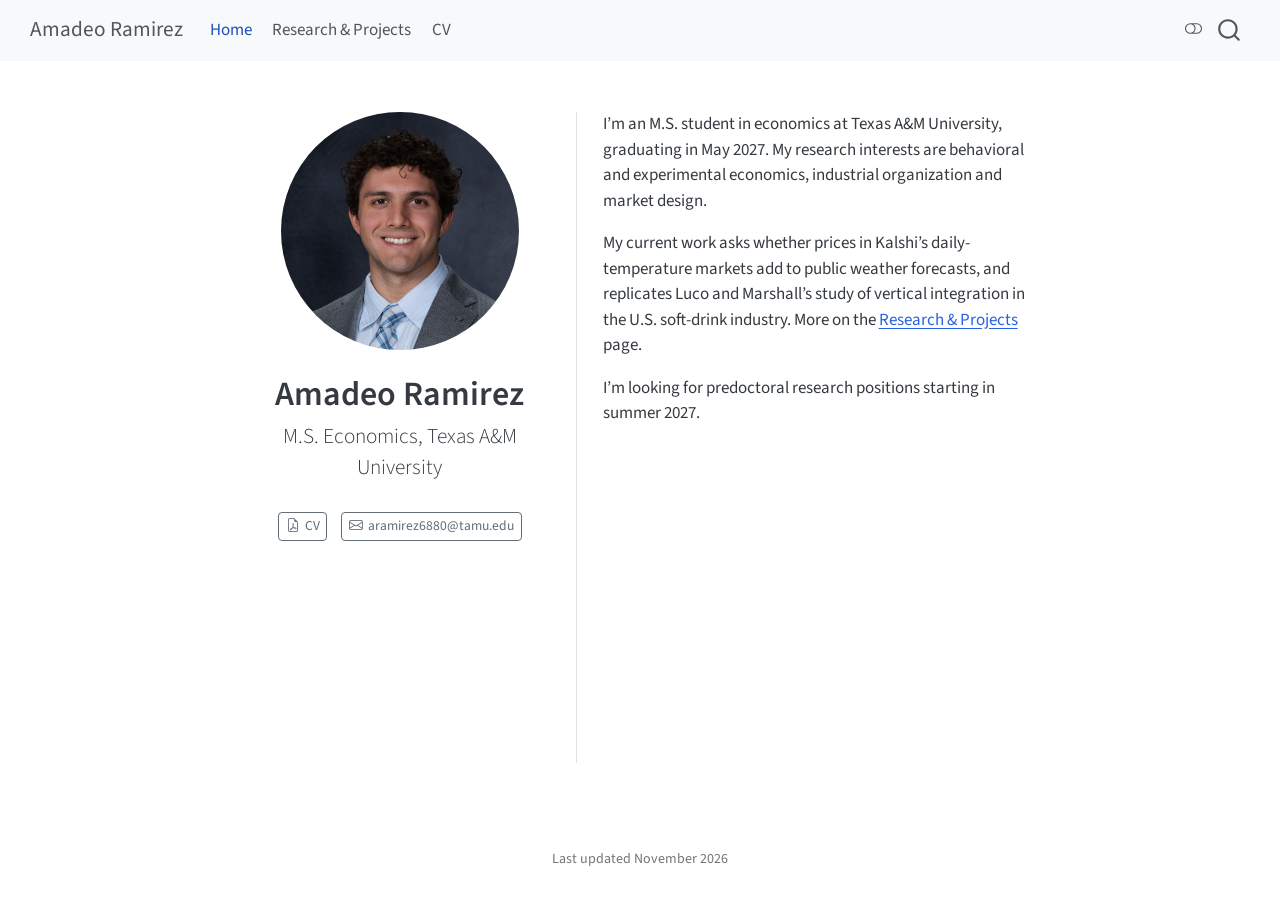
<file: docs/index.html>
<!DOCTYPE html>
<html xmlns="http://www.w3.org/1999/xhtml" lang="en" xml:lang="en"><head>

<meta charset="utf-8">
<meta name="generator" content="quarto-1.11.9">

<meta name="viewport" content="width=device-width, initial-scale=1.0, user-scalable=yes">


<title>Amadeo Ramirez</title>
<style>
/* Default styles provided by pandoc.
** See https://pandoc.org/MANUAL.html#variables-for-html for config info.
*/
span.smallcaps{font-variant: small-caps;}
div.columns{display: flex; gap: 1.5em;}
div.column{flex: auto;}
@media screen {
div.columns{gap: min(4vw, 1.5em);}
div.column{overflow-x: auto;}
}
div.hanging-indent{margin-left: 1.5em; text-indent: -1.5em;}
ul.task-list{list-style: none;}
ul.task-list li input[type="checkbox"] {
  width: 0.8em;
  margin: 0 0.8em 0.2em -1em; /* quarto-specific, see https://github.com/quarto-dev/quarto-cli/issues/4556 */ 
  vertical-align: middle;
}
</style>


<script src="site_libs/quarto-nav/quarto-nav.js"></script>
<script src="site_libs/quarto-nav/headroom.min.js"></script>
<script src="site_libs/clipboard/clipboard.min.js"></script>
<script src="site_libs/quarto-search/autocomplete.umd.js"></script>
<script src="site_libs/quarto-search/fuse.min.js"></script>
<script src="site_libs/quarto-search/quarto-search.js"></script>
<meta name="quarto:offset" content="./">
<script src="site_libs/quarto-html/quarto.js" type="module"></script>
<script src="site_libs/quarto-html/tabsets/tabsets.js" type="module"></script>
<script src="site_libs/quarto-html/scrollable-regions/scrollable-regions.js" type="module"></script>
<script src="site_libs/quarto-html/popper.min.js"></script>
<script src="site_libs/quarto-html/tippy.umd.min.js"></script>
<link href="site_libs/quarto-html/tippy.css" rel="stylesheet">
<link href="site_libs/quarto-html/quarto-syntax-highlighting-63b5708e65d6cd79cd7618c58d0c21e7.css" rel="stylesheet" class="quarto-color-scheme" id="quarto-text-highlighting-styles">
<link href="site_libs/quarto-html/quarto-syntax-highlighting-dark-447e42e69aaa9833c0ba1b986f430b20.css" rel="stylesheet" class="quarto-color-scheme quarto-color-alternate" id="quarto-text-highlighting-styles">
<link href="site_libs/quarto-html/quarto-syntax-highlighting-63b5708e65d6cd79cd7618c58d0c21e7.css" rel="stylesheet" class="quarto-color-scheme-extra" id="quarto-text-highlighting-styles">
<script src="site_libs/bootstrap/bootstrap.min.js"></script>
<link href="site_libs/bootstrap/bootstrap-icons.css" rel="stylesheet">
<link href="site_libs/bootstrap/bootstrap-48eea8e06ff06eb442a2daacfce5ac08.min.css" rel="stylesheet" append-hash="true" class="quarto-color-scheme" id="quarto-bootstrap" data-mode="light">
<link href="site_libs/bootstrap/bootstrap-dark-f48fb05cf36c7d3a21b32e8ede64a95a.min.css" rel="stylesheet" append-hash="true" class="quarto-color-scheme quarto-color-alternate" id="quarto-bootstrap" data-mode="dark">
<link href="site_libs/bootstrap/bootstrap-48eea8e06ff06eb442a2daacfce5ac08.min.css" rel="stylesheet" append-hash="true" class="quarto-color-scheme-extra" id="quarto-bootstrap" data-mode="light">
<script id="quarto-search-options" type="application/json">{
  "location": "navbar",
  "copy-button": false,
  "collapse-after": 3,
  "panel-placement": "end",
  "type": "overlay",
  "limit": 50,
  "keyboard-shortcut": [
    "f",
    "/",
    "s"
  ],
  "show-item-context": false,
  "language": {
    "search-no-results-text": "No results",
    "search-matching-documents-text": "matching documents",
    "search-copy-link-title": "Copy link to search",
    "search-hide-matches-text": "Hide additional matches",
    "search-more-match-text": "more match in this document",
    "search-more-matches-text": "more matches in this document",
    "search-clear-button-title": "Clear",
    "search-text-placeholder": "",
    "search-detached-cancel-button-title": "Cancel",
    "search-submit-button-title": "Submit",
    "search-label": "Search"
  }
}</script>
<style>html{ scroll-behavior: smooth; }</style>


<link rel="stylesheet" href="styles.css">
</head>

<body class="nav-fixed fullcontent quarto-light"><a id="quarto-skip-link" class="visually-hidden-focusable" href="#quarto-document-content">Skip to main content</a><script id="quarto-html-before-body" type="application/javascript">
    const toggleBodyColorMode = (bsSheetEl) => {
      const mode = bsSheetEl.getAttribute("data-mode");
      const bodyEl = window.document.querySelector("body");
      if (mode === "dark") {
        bodyEl.classList.add("quarto-dark");
        bodyEl.classList.remove("quarto-light");
      } else {
        bodyEl.classList.add("quarto-light");
        bodyEl.classList.remove("quarto-dark");
      }
    }
    const toggleBodyColorPrimary = () => {
      const bsSheetEl = window.document.querySelector("link#quarto-bootstrap:not([rel=disabled-stylesheet])");
      if (bsSheetEl) {
        toggleBodyColorMode(bsSheetEl);
      }
    }
    const setColorSchemeToggle = (alternate) => {
      const toggles = window.document.querySelectorAll('.quarto-color-scheme-toggle');
      for (let i=0; i < toggles.length; i++) {
        const toggle = toggles[i];
        if (toggle) {
          toggle.setAttribute("aria-checked", alternate ? "true" : "false");
          if (alternate) {
            toggle.classList.add("alternate");
          } else {
            toggle.classList.remove("alternate");
          }
        }
      }
    };
    const toggleColorMode = (alternate) => {
      // Switch the stylesheets
      const primaryStylesheets = window.document.querySelectorAll('link.quarto-color-scheme:not(.quarto-color-alternate)');
      const alternateStylesheets = window.document.querySelectorAll('link.quarto-color-scheme.quarto-color-alternate');
      manageTransitions('#quarto-margin-sidebar .nav-link', false);
      if (alternate) {
        // note: dark is layered on light, we don't disable primary!
        enableStylesheet(alternateStylesheets);
        for (const sheetNode of alternateStylesheets) {
          if (sheetNode.id === "quarto-bootstrap") {
            toggleBodyColorMode(sheetNode);
          }
        }
      } else {
        disableStylesheet(alternateStylesheets);
        enableStylesheet(primaryStylesheets)
        toggleBodyColorPrimary();
      }
      manageTransitions('#quarto-margin-sidebar .nav-link', true);
      // Switch the toggles
      setColorSchemeToggle(alternate)
    }
    // Hack to workaround the fact that safari doesn't
    // properly recolor the scrollbar when toggling (#1455).
    // Not run on load: stylesheets are set before first paint there, and
    // scrolling would undo the scroll to a URL fragment (#14973).
    // The one pixel nudge keeps the reader where they were.
    const refreshSafariScrollbar = () => {
      if (navigator.userAgent.indexOf('Safari') > 0 && navigator.userAgent.indexOf('Chrome') == -1) {
        manageTransitions("body", false);
        const scrollY = window.scrollY;
        window.scrollTo(0, scrollY > 0 ? scrollY - 1 : 1);
        setTimeout(() => {
          window.scrollTo(0, scrollY);
          manageTransitions("body", true);
        }, 40);
      }
    }
    const disableStylesheet = (stylesheets) => {
      for (let i=0; i < stylesheets.length; i++) {
        const stylesheet = stylesheets[i];
        stylesheet.rel = 'disabled-stylesheet';
      }
    }
    const enableStylesheet = (stylesheets) => {
      for (let i=0; i < stylesheets.length; i++) {
        const stylesheet = stylesheets[i];
        if(stylesheet.rel !== 'stylesheet') { // for Chrome, which will still FOUC without this check
          stylesheet.rel = 'stylesheet';
        }
      }
    }
    const manageTransitions = (selector, allowTransitions) => {
      const els = window.document.querySelectorAll(selector);
      for (let i=0; i < els.length; i++) {
        const el = els[i];
        if (allowTransitions) {
          el.classList.remove('notransition');
        } else {
          el.classList.add('notransition');
        }
      }
    }
    const isFileUrl = () => {
      return window.location.protocol === 'file:';
    }
    const hasAlternateSentinel = () => {
      let styleSentinel = getColorSchemeSentinel();
      if (styleSentinel !== null) {
        return styleSentinel === "alternate";
      } else {
        return false;
      }
    }
    const setStyleSentinel = (alternate) => {
      const value = alternate ? "alternate" : "default";
      if (!isFileUrl()) {
        window.localStorage.setItem("quarto-color-scheme", value);
      } else {
        localAlternateSentinel = value;
      }
    }
    const getColorSchemeSentinel = () => {
      if (!isFileUrl()) {
        const storageValue = window.localStorage.getItem("quarto-color-scheme");
        return storageValue != null ? storageValue : localAlternateSentinel;
      } else {
        return localAlternateSentinel;
      }
    }
    const toggleGiscusIfUsed = (isAlternate, darkModeDefault) => {
      const baseTheme = document.querySelector('#giscus-base-theme')?.value ?? 'light';
      const alternateTheme = document.querySelector('#giscus-alt-theme')?.value ?? 'dark';
      let newTheme = '';
      if(authorPrefersDark) {
        newTheme = isAlternate ? baseTheme : alternateTheme;
      } else {
        newTheme = isAlternate ? alternateTheme : baseTheme;
      }
      const changeGiscusTheme = () => {
        // From: https://github.com/giscus/giscus/issues/336
        const sendMessage = (message) => {
          const iframe = document.querySelector('iframe.giscus-frame');
          if (!iframe) return;
          iframe.contentWindow.postMessage({ giscus: message }, 'https://giscus.app');
        }
        sendMessage({
          setConfig: {
            theme: newTheme
          }
        });
      }
      const isGiscussLoaded = window.document.querySelector('iframe.giscus-frame') !== null;
      if (isGiscussLoaded) {
        changeGiscusTheme();
      }
    };
    const authorPrefersDark = false;
    const darkModeDefault = authorPrefersDark;
      document.querySelector('link#quarto-text-highlighting-styles.quarto-color-scheme-extra').rel = 'disabled-stylesheet';
      document.querySelector('link#quarto-bootstrap.quarto-color-scheme-extra').rel = 'disabled-stylesheet';
    let localAlternateSentinel = darkModeDefault ? 'alternate' : 'default';
    // Dark / light mode switch
    window.quartoToggleColorScheme = () => {
      // Read the current dark / light value
      let toAlternate = !hasAlternateSentinel();
      toggleColorMode(toAlternate);
      refreshSafariScrollbar();
      setStyleSentinel(toAlternate);
      toggleGiscusIfUsed(toAlternate, darkModeDefault);
      window.dispatchEvent(new Event('resize'));
    };
    // Switch to dark mode if need be
    if (hasAlternateSentinel()) {
      toggleColorMode(true);
    } else {
      toggleColorMode(false);
    }
  </script>

<div id="quarto-search-results"></div>
  <header id="quarto-header" class="headroom fixed-top">
    <nav class="navbar navbar-expand-lg " data-bs-theme="dark" aria-label="Site">
      <div class="navbar-container container-fluid">
      <div class="navbar-brand-container mx-auto">
    <a class="navbar-brand" href="./index.html">
    <span class="navbar-title">Amadeo Ramirez</span>
    </a>
  </div>
          <button class="navbar-toggler" type="button" data-bs-toggle="collapse" data-bs-target="#navbarCollapse" aria-controls="navbarCollapse" aria-expanded="false" aria-label="Toggle navigation" onclick="if (window.quartoToggleHeadroom) { window.quartoToggleHeadroom(); }">
  <span class="navbar-toggler-icon"></span>
</button>
          <div class="collapse navbar-collapse" id="navbarCollapse">
            <ul class="navbar-nav navbar-nav-scroll me-auto">
  <li class="nav-item">
    <a class="nav-link active" href="./index.html" aria-current="page"> 
<span class="menu-text">Home</span></a>
  </li>  
  <li class="nav-item">
    <a class="nav-link" href="./research.html"> 
<span class="menu-text">Research &amp; Projects</span></a>
  </li>  
  <li class="nav-item">
    <a class="nav-link" href="./cv.html"> 
<span class="menu-text">CV</span></a>
  </li>  
</ul>
          </div> <!-- /navcollapse -->
            <div class="quarto-navbar-tools">
  <button type="button" role="switch" aria-checked="false" class="quarto-color-scheme-toggle quarto-navigation-tool  px-1" onclick="window.quartoToggleColorScheme(); return false;" title="Toggle dark mode" aria-label="Toggle dark mode"><i class="bi"></i></button>
</div>
            <div id="quarto-search" class="" title="Search"></div>
      </div> <!-- /container-fluid -->
    </nav>
</header>
<!-- content -->
<div id="quarto-content" class="quarto-container page-columns page-rows-contents page-layout-article page-navbar">
<!-- sidebar -->
<!-- margin-sidebar -->
    
<!-- main -->
<div class="quarto-about-trestles">
  <div class="about-entity">
    <img src="files/headshot.jpg" alt="Photo of Amadeo Ramirez" class="about-image
  round " style="height: 14em; width: 14em;">
<header id="title-block-header" class="quarto-title-block default">
<div class="quarto-title">
<h1 class="title">Amadeo Ramirez</h1>
<p class="subtitle lead">M.S. Economics, Texas A&amp;M University</p>
</div>
<div class="quarto-title-meta">
  </div>
</header>
    <div class="about-links">
  <a href="/files/Ramirez_Amadeo_CV.pdf" class="about-link" rel="" target="">
    <i class="bi bi-file-earmark-pdf"></i>
     <span class="about-link-text">CV</span>
  </a>
  <a href="mailto:aramirez6880@tamu.edu" class="about-link" rel="" target="">
    <i class="bi bi-envelope"></i>
     <span class="about-link-text">aramirez6880@tamu.edu</span>
  </a>
</div>
  </div>
  <div class="about-contents"><main class="content" id="quarto-document-content" tabindex="-1">

<p>I’m an M.S. student in economics at Texas A&amp;M University, graduating in May 2027. My research interests are behavioral and experimental economics, industrial organization and market design.</p>
<p>My current work asks whether prices in Kalshi’s daily-temperature markets add to public weather forecasts, and replicates Luco and Marshall’s study of vertical integration in the U.S. soft-drink industry. More on the <a href="./research.html">Research &amp; Projects</a> page.</p>
<p>I’m looking for predoctoral research positions starting in summer 2027.</p>


</main></div>
</div>
 <!-- /main -->
<script id="quarto-html-after-body" type="application/javascript">
  window.document.addEventListener("DOMContentLoaded", function (event) {
    // Ensure there is a toggle, if there isn't float one in the top right
    if (window.document.querySelector('.quarto-color-scheme-toggle') === null) {
      const toggle = window.document.createElement('button');
      toggle.type = "button";
      toggle.setAttribute("role", "switch");
      toggle.setAttribute("aria-checked", "false");
      toggle.classList.add('top-right');
      toggle.classList.add('quarto-color-scheme-toggle');
      toggle.setAttribute("aria-label", "Toggle dark mode");
      toggle.onclick = function() { try { window.quartoToggleColorScheme(); } catch {} return false; };
      const i = window.document.createElement("i");
      i.classList.add('bi');
      toggle.appendChild(i);
      // Put the toggle in a landmark of its own, so that landmark navigation
      // can reach it.
      //
      // The container is always a fresh direct child of body, and the toggle is
      // never moved into page furniture that the theme or the author controls.
      // The toggle is positioned against the page, so any ancestor that
      // establishes a containing block captures it: a positioned element or a
      // grid for position: absolute, and transform, filter, will-change or
      // contain for position: fixed. A direct child of body has none of these
      // to inherit, and the shift when one appears is silent and visual.
      //
      // ARIA says a document should have at most one banner, and axe reports a
      // duplicate whether or not the banners carry distinct labels. So use a
      // header when the page has no banner yet, and a named region otherwise.
      //
      // A header is a banner wherever it sits, unless it is inside sectioning
      // content, so this cannot just look at the children of body: a custom
      // page layout wraps the title block header in a plain div. An explicit
      // role="banner" always counts.
      const sectioning = 'article, aside, main, nav, section, [role="article"], [role="complementary"], [role="main"], [role="navigation"], [role="region"]';
      const hasBanner = Array.from(
        window.document.querySelectorAll('header:not([role]), [role="banner"]')
      ).some(function(el) {
        return el.hasAttribute("role") || el.closest(sectioning) === null;
      });
      const container = window.document.createElement(hasBanner ? "div" : "header");
      if (hasBanner) {
        container.setAttribute("role", "region");
        container.setAttribute("aria-label", "Toggle dark mode");
      }
      container.classList.add('quarto-color-scheme-toggle-container');
      container.appendChild(toggle);
      window.document.body.appendChild(container);
    }
    setColorSchemeToggle(hasAlternateSentinel())
    const isCodeAnnotation = (el) => {
      for (const clz of el.classList) {
        if (clz.startsWith('code-annotation-')) {                     
          return true;
        }
      }
      return false;
    }
    const onCopySuccess = function(e) {
      // button target
      const button = e.trigger;
      // don't keep focus
      button.blur();
      // flash "checked"
      button.classList.add('code-copy-button-checked');
      var currentTitle = button.getAttribute("title");
      button.setAttribute("title", "Copied!");
      let tooltip;
      if (window.bootstrap) {
        button.setAttribute("data-bs-toggle", "tooltip");
        button.setAttribute("data-bs-placement", "left");
        button.setAttribute("data-bs-title", "Copied!");
        tooltip = new bootstrap.Tooltip(button, 
          { trigger: "manual", 
            customClass: "code-copy-button-tooltip",
            offset: [0, -8]});
        tooltip.show();    
      }
      setTimeout(function() {
        if (tooltip) {
          tooltip.hide();
          button.removeAttribute("data-bs-title");
          button.removeAttribute("data-bs-toggle");
          button.removeAttribute("data-bs-placement");
        }
        button.setAttribute("title", currentTitle);
        button.classList.remove('code-copy-button-checked');
      }, 1000);
      // clear code selection
      e.clearSelection();
    }
    const getTextToCopy = function(trigger) {
      const outerScaffold = trigger.parentElement.cloneNode(true);
      const codeEl = outerScaffold.querySelector('code');
      for (const childEl of codeEl.children) {
        if (isCodeAnnotation(childEl)) {
          childEl.remove();
        }
      }
      return codeEl.innerText;
    }
    const clipboard = new window.ClipboardJS('.code-copy-button:not([data-in-quarto-modal])', {
      text: getTextToCopy
    });
    clipboard.on('success', onCopySuccess);
    if (window.document.getElementById('quarto-embedded-source-code-modal')) {
      const clipboardModal = new window.ClipboardJS('.code-copy-button[data-in-quarto-modal]', {
        text: getTextToCopy,
        container: window.document.getElementById('quarto-embedded-source-code-modal')
      });
      clipboardModal.on('success', onCopySuccess);
    }
      var localhostRegex = new RegExp(/^(?:http|https):\/\/localhost\:?[0-9]*\//);
      var mailtoRegex = new RegExp(/^mailto:/);
        var filterRegex = new RegExp("https:\/\/amadeoramirez\.github\.io");
      const newWindowLabel = "(opens in a new tab)";
      const newWindowNoteId = "quarto-ext-newwindow-label";
      // Links reference one hidden label through aria-describedby, so the
      // announcement never changes their accessible name.
      var describeNewWindow = (link) => {
        if (!window.document.getElementById(newWindowNoteId)) {
          var newWindowNote = window.document.createElement("span");
          newWindowNote.id = newWindowNoteId;
          newWindowNote.hidden = true;
          newWindowNote.textContent = newWindowLabel;
          window.document.body.appendChild(newWindowNote);
        }
        var describedBy = (link.getAttribute("aria-describedby") || "").split(/\s+/).filter(Boolean);
        if (!describedBy.includes(newWindowNoteId)) {
          describedBy.push(newWindowNoteId);
          link.setAttribute("aria-describedby", describedBy.join(" "));
        }
      }
      var isInternal = (href) => {
          return filterRegex.test(href) || localhostRegex.test(href) || mailtoRegex.test(href);
      }
      // Inspect non-navigation links and adorn them if external
      window.quartoDecorateExternalLinks = function (root) {
     var links = (root || window.document).querySelectorAll('a[href]:not(.nav-link):not(.navbar-brand):not(.toc-action):not(.sidebar-link):not(.sidebar-item-toggle):not(.pagination-link):not(.no-external):not([aria-hidden]):not(.dropdown-item):not(.quarto-navigation-tool):not(.about-link)');
      for (var i=0; i<links.length; i++) {
        const link = links[i];
        if (!isInternal(link.href)) {
          // undo the damage that might have been done by quarto-nav.js in the case of
          // links that we want to consider external
          if (link.dataset.originalHref !== undefined) {
            link.href = link.dataset.originalHref;
          }
            // target, if specified
            link.setAttribute("target", "_blank");
            if (link.getAttribute("rel") === null) {
              link.setAttribute("rel", "noopener");
            }
            describeNewWindow(link);
          if (!link.classList.contains('no-external-icon')) {
          }
        }
      }
      };
      window.quartoDecorateExternalLinks(window.document);
    // Esc closes the popup (WCAG 1.4.13) and focus leaving both trigger and
    // popup closes it (WCAG 2.4.11); tippy handles neither for interactive popups.
    const hideOnEscAndFocusOut = {
      name: 'hideOnEscAndFocusOut',
      defaultValue: true,
      fn(instance) {
        const dismiss = () => {
          // A show scheduled by the trigger delay would otherwise reopen it
          instance.clearDelayTimeouts();
          instance.hide();
        };
        const onKeyDown = (event) => {
          if (event.key !== 'Escape') {
            return;
          }
          // Keep Esc from also reaching page handlers (e.g. reveal.js overview),
          // except an open reveal.js slide menu, which Esc should close too.
          // The menu handles keys only when its keyboard option is on.
          const menuHandlesEsc = window.Reveal?.getPlugin?.('menu')?.isOpen() &&
            window.Reveal.getConfig().menu?.keyboard !== false;
          if (!menuHandlesEsc) {
            event.stopPropagation();
          }
          if (instance.popper.contains(window.document.activeElement)) {
            // Disabled while refocusing so the focus trigger does not reopen it
            instance.disable();
            instance.reference.focus();
            instance.enable();
          }
          dismiss();
        };
        const onFocusOut = (event) => {
          const target = event.relatedTarget;
          if (target && !instance.reference.contains(target) &&
              !instance.popper.contains(target)) {
            dismiss();
          }
        };
        // On the trigger too: a click trigger (code-annotations: select) has no
        // blur handling. Attached for the instance's lifetime so leaving the
        // trigger also cancels a show still pending on the trigger delay.
        instance.reference.addEventListener('focusout', onFocusOut);
        return {
          onShow() {
            window.document.addEventListener('keydown', onKeyDown, true);
            instance.popper.addEventListener('focusout', onFocusOut);
          },
          onHide() {
            window.document.removeEventListener('keydown', onKeyDown, true);
            instance.popper.removeEventListener('focusout', onFocusOut);
          },
          onDestroy() {
            instance.reference.removeEventListener('focusout', onFocusOut);
          },
        };
      },
    };
    function tippyHover(el, contentFn, onTriggerFn, onUntriggerFn) {
      const config = {
        allowHTML: true,
        maxWidth: 500,
        delay: 100,
        arrow: false,
        appendTo: function(el) {
            return el.parentElement;
        },
        interactive: true,
        interactiveBorder: 10,
        theme: 'quarto',
        placement: 'bottom-start',
        plugins: [hideOnEscAndFocusOut],
      };
      if (contentFn) {
        config.content = contentFn;
      }
      if (onTriggerFn) {
        config.onTrigger = onTriggerFn;
      }
      if (onUntriggerFn) {
        config.onUntrigger = onUntriggerFn;
      }
      window.tippy(el, config); 
    }
    const noterefs = window.document.querySelectorAll('a[role="doc-noteref"]');
    for (var i=0; i<noterefs.length; i++) {
      const ref = noterefs[i];
      tippyHover(ref, function() {
        // use id or data attribute instead here
        let href = ref.getAttribute('data-footnote-href') || ref.getAttribute('href');
        try { href = new URL(href).hash; } catch {}
        const id = href.replace(/^#\/?/, "");
        const note = window.document.getElementById(id);
        if (note) {
          return note.innerHTML;
        } else {
          return "";
        }
      });
    }
    const xrefs = window.document.querySelectorAll('a.quarto-xref');
    const processXRef = (id, note) => {
      // Strip column container classes
      const stripColumnClz = (el) => {
        el.classList.remove("page-full", "page-columns");
        if (el.children) {
          for (const child of el.children) {
            stripColumnClz(child);
          }
        }
      }
      stripColumnClz(note)
      if (id === null || id.startsWith('sec-')) {
        // Special case sections, only their first couple elements
        const container = document.createElement("div");
        if (note.children && note.children.length > 2) {
          container.appendChild(note.children[0].cloneNode(true));
          for (let i = 1; i < note.children.length; i++) {
            const child = note.children[i];
            if (child.tagName === "P" && child.innerText === "") {
              continue;
            } else {
              container.appendChild(child.cloneNode(true));
              break;
            }
          }
          if (window.Quarto?.typesetMath) {
            window.Quarto.typesetMath(container);
          }
          return container.innerHTML
        } else {
          if (window.Quarto?.typesetMath) {
            window.Quarto.typesetMath(note);
          }
          return note.innerHTML;
        }
      } else {
        // Remove any anchor links if they are present
        const anchorLink = note.querySelector('a.anchorjs-link');
        if (anchorLink) {
          anchorLink.remove();
        }
        if (window.Quarto?.typesetMath) {
          window.Quarto.typesetMath(note);
        }
        if (note.classList.contains("callout")) {
          return note.outerHTML;
        } else {
          return note.innerHTML;
        }
      }
    }
    for (var i=0; i<xrefs.length; i++) {
      const xref = xrefs[i];
      tippyHover(xref, undefined, function(instance) {
        instance.disable();
        let url = xref.getAttribute('href');
        let hash = undefined; 
        if (url.startsWith('#')) {
          hash = url;
        } else {
          try { hash = new URL(url).hash; } catch {}
        }
        if (hash) {
          const id = hash.replace(/^#\/?/, "");
          const note = window.document.getElementById(id);
          if (note !== null) {
            try {
              const html = processXRef(id, note.cloneNode(true));
              instance.setContent(html);
            } finally {
              instance.enable();
              instance.show();
            }
          } else {
            // See if we can fetch this
            fetch(url.split('#')[0])
            .then(res => res.text())
            .then(html => {
              const parser = new DOMParser();
              const htmlDoc = parser.parseFromString(html, "text/html");
              const note = htmlDoc.getElementById(id);
              if (note !== null) {
                const html = processXRef(id, note);
                instance.setContent(html);
              } 
            }).finally(() => {
              instance.enable();
              instance.show();
            });
          }
        } else {
          // See if we can fetch a full url (with no hash to target)
          // This is a special case and we should probably do some content thinning / targeting
          fetch(url)
          .then(res => res.text())
          .then(html => {
            const parser = new DOMParser();
            const htmlDoc = parser.parseFromString(html, "text/html");
            const note = htmlDoc.querySelector('main.content');
            if (note !== null) {
              // This should only happen for chapter cross references
              // (since there is no id in the URL)
              // remove the first header
              if (note.children.length > 0 && note.children[0].tagName === "HEADER") {
                note.children[0].remove();
              }
              const html = processXRef(null, note);
              instance.setContent(html);
            } 
          }).finally(() => {
            instance.enable();
            instance.show();
          });
        }
      }, function(instance) {
      });
    }
        let selectedAnnoteEl;
        const selectorForAnnotation = ( cell, annotation) => {
          let cellAttr = 'data-code-cell="' + cell + '"';
          let lineAttr = 'data-code-annotation="' +  annotation + '"';
          const selector = 'span[' + cellAttr + '][' + lineAttr + ']';
          return selector;
        }
        const selectCodeLines = (annoteEl) => {
          const doc = window.document;
          const targetCell = annoteEl.getAttribute("data-target-cell");
          const targetAnnotation = annoteEl.getAttribute("data-target-annotation");
          const annoteSpan = window.document.querySelector(selectorForAnnotation(targetCell, targetAnnotation));
          const lines = annoteSpan.getAttribute("data-code-lines").split(",");
          const lineIds = lines.map((line) => {
            return targetCell + "-" + line;
          })
          // Each band is positioned against its own containing block, which is
          // not the offsetParent of the lines, so place it from client rects.
          const placeBand = (band, firstEl, lastEl, codeBlock) => {
            const container = band.offsetParent;
            if (container === null) {
              return;
            }
            const containerRect = container.getBoundingClientRect();
            // Reveal.js scales slides with a transform, so convert client
            // pixels back to the CSS pixels of the container.
            const scale = containerRect.height / container.offsetHeight || 1;
            const firstRect = firstEl.getBoundingClientRect();
            const lastRect = lastEl.getBoundingClientRect();
            const top = (firstRect.top - containerRect.top) / scale - container.clientTop + container.scrollTop;
            const height = (lastRect.bottom - firstRect.top) / scale;
            band.style.top = top - 2 + "px";
            band.style.height = height + 4 + "px";
            if (codeBlock) {
              // Without the copy button wrapper, the containing block is wider
              // than the code block, so span the code block explicitly.
              const blockRect = codeBlock.getBoundingClientRect();
              band.style.left = (blockRect.left - containerRect.left) / scale - container.clientLeft + container.scrollLeft + "px";
              band.style.width = blockRect.width / scale + "px";
            }
          };
          if (lineIds.length > 0) {
            const el = window.document.getElementById(lineIds[0]);
            const lastEl = window.document.getElementById(lineIds[lineIds.length - 1]);
            const parent = el.parentElement.parentElement;
            // cook up a div (if necessary) and position it
            let div = window.document.getElementById("code-annotation-line-highlight");
            if (div === null) {
              div = window.document.createElement("div");
              div.setAttribute("id", "code-annotation-line-highlight");
              div.style.position = 'absolute';
              parent.appendChild(div);
            }
            placeBand(div, el, lastEl, parent.closest("div.sourceCode") || parent);
            let gutterDiv = window.document.getElementById("code-annotation-line-highlight-gutter");
            if (gutterDiv === null) {
              gutterDiv = window.document.createElement("div");
              gutterDiv.setAttribute("id", "code-annotation-line-highlight-gutter");
              gutterDiv.style.position = 'absolute';
              const codeCell = window.document.getElementById(targetCell);
              const gutter = codeCell.querySelector('.code-annotation-gutter');
              gutter.appendChild(gutterDiv);
            }
            placeBand(gutterDiv, el, lastEl);
            selectedAnnoteEl = annoteEl;
          }
        };
        const unselectCodeLines = () => {
          const elementsIds = ["code-annotation-line-highlight", "code-annotation-line-highlight-gutter"];
          elementsIds.forEach((elId) => {
            const div = window.document.getElementById(elId);
            if (div) {
              div.remove();
            }
          });
          selectedAnnoteEl = undefined;
        };
          // Handle positioning of the toggle
      window.addEventListener(
        "resize",
        throttle(() => {
          elRect = undefined;
          if (selectedAnnoteEl) {
            selectCodeLines(selectedAnnoteEl);
          }
        }, 10)
      );
      function throttle(fn, ms) {
      let throttle = false;
      let timer;
        return (...args) => {
          if(!throttle) { // first call gets through
              fn.apply(this, args);
              throttle = true;
          } else { // all the others get throttled
              if(timer) clearTimeout(timer); // cancel #2
              timer = setTimeout(() => {
                fn.apply(this, args);
                timer = throttle = false;
              }, ms);
          }
        };
      }
        // Attach click handler to the DT
        const annoteDls = window.document.querySelectorAll('dt[data-target-cell]');
        for (const annoteDlNode of annoteDls) {
          annoteDlNode.addEventListener('click', (event) => {
            const clickedEl = event.target;
            if (clickedEl !== selectedAnnoteEl) {
              unselectCodeLines();
              const activeEl = window.document.querySelector('dt[data-target-cell].code-annotation-active');
              if (activeEl) {
                activeEl.classList.remove('code-annotation-active');
              }
              selectCodeLines(clickedEl);
              clickedEl.classList.add('code-annotation-active');
            } else {
              // Unselect the line
              unselectCodeLines();
              clickedEl.classList.remove('code-annotation-active');
            }
          });
        }
    const findCites = (el) => {
      const parentEl = el.parentElement;
      if (parentEl) {
        const cites = parentEl.dataset.cites;
        if (cites) {
          return {
            el,
            cites: cites.split(' ')
          };
        } else {
          return findCites(el.parentElement)
        }
      } else {
        return undefined;
      }
    };
    var bibliorefs = window.document.querySelectorAll('a[role="doc-biblioref"]');
    for (var i=0; i<bibliorefs.length; i++) {
      const ref = bibliorefs[i];
      const citeInfo = findCites(ref);
      if (citeInfo) {
        tippyHover(citeInfo.el, function() {
          var popup = window.document.createElement('div');
          citeInfo.cites.forEach(function(cite) {
            var citeDiv = window.document.createElement('div');
            citeDiv.classList.add('hanging-indent');
            citeDiv.classList.add('csl-entry');
            var biblioDiv = window.document.getElementById('ref-' + cite);
            if (biblioDiv) {
              citeDiv.innerHTML = biblioDiv.innerHTML;
            }
            popup.appendChild(citeDiv);
          });
          return popup.innerHTML;
        });
      }
    }
  });
  </script>
  <script type="application/javascript">
  window.quartoScrollableRegionsLabels = {"code":"Scrollable code","output":"Scrollable output"};
  </script>
</div> <!-- /content -->
<footer class="footer">
  <div class="nav-footer">
    <div class="nav-footer-left">
      &nbsp;
    </div>   
    <div class="nav-footer-center">
<p>Last updated November 2026</p>
</div>
    <div class="nav-footer-right">
      &nbsp;
    </div>
  </div>
</footer>




<script src="site_libs/quarto-html/zenscroll-min.js"></script>
</body></html>
</file>
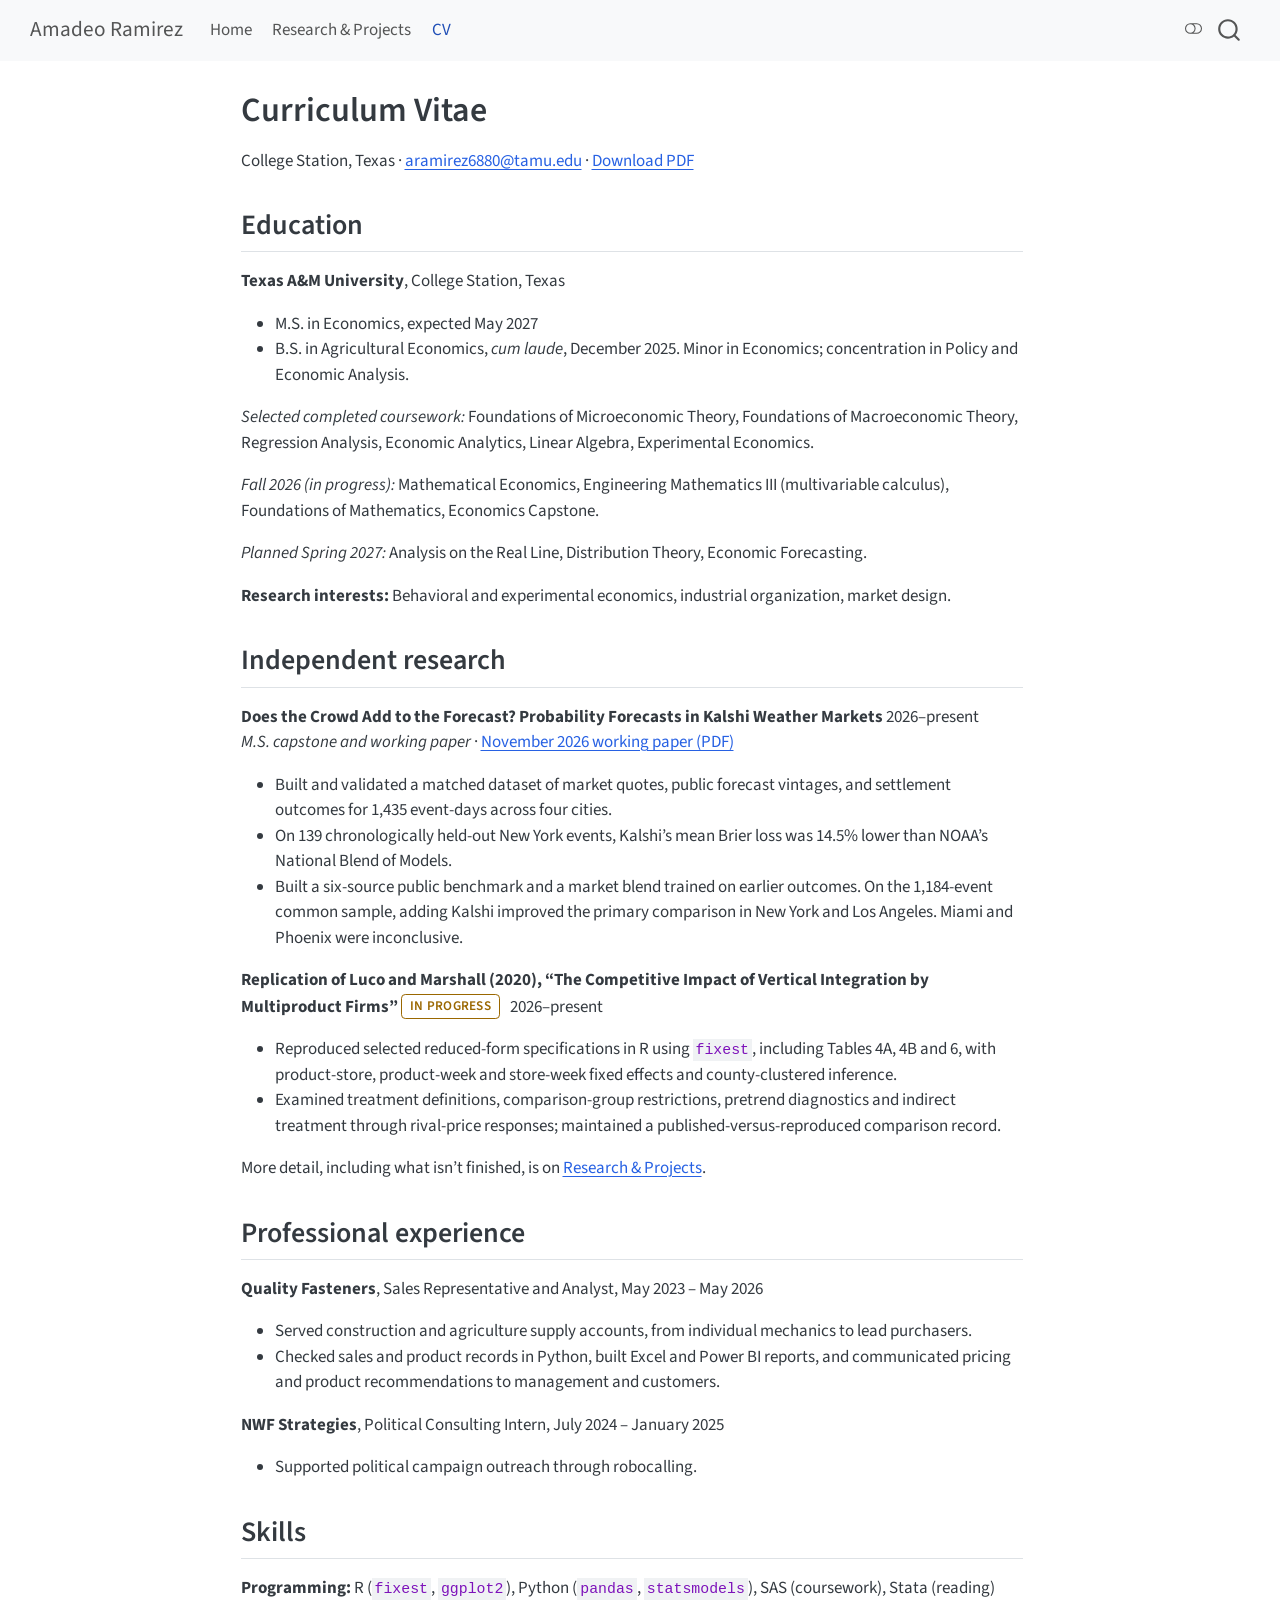
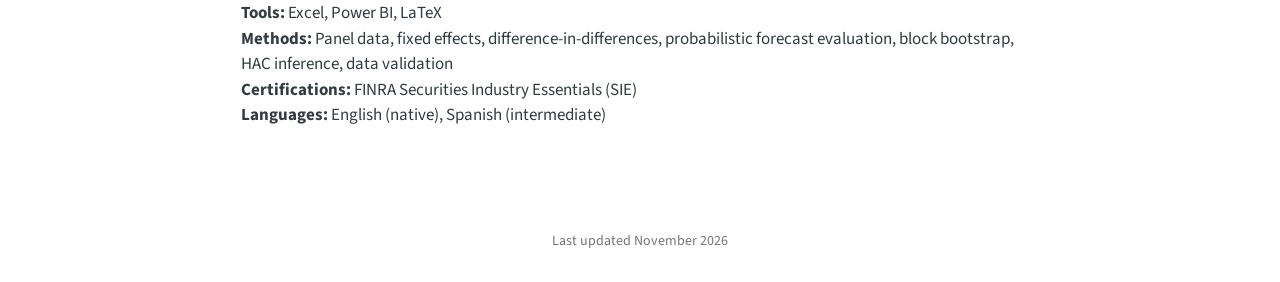
<file: docs/cv.html>
<!DOCTYPE html>
<html xmlns="http://www.w3.org/1999/xhtml" lang="en" xml:lang="en"><head>

<meta charset="utf-8">
<meta name="generator" content="quarto-1.11.9">

<meta name="viewport" content="width=device-width, initial-scale=1.0, user-scalable=yes">


<title>Curriculum Vitae – Amadeo Ramirez</title>
<style>
/* Default styles provided by pandoc.
** See https://pandoc.org/MANUAL.html#variables-for-html for config info.
*/
span.smallcaps{font-variant: small-caps;}
div.columns{display: flex; gap: 1.5em;}
div.column{flex: auto;}
@media screen {
div.columns{gap: min(4vw, 1.5em);}
div.column{overflow-x: auto;}
}
div.hanging-indent{margin-left: 1.5em; text-indent: -1.5em;}
ul.task-list{list-style: none;}
ul.task-list li input[type="checkbox"] {
  width: 0.8em;
  margin: 0 0.8em 0.2em -1em; /* quarto-specific, see https://github.com/quarto-dev/quarto-cli/issues/4556 */ 
  vertical-align: middle;
}
</style>


<script src="site_libs/quarto-nav/quarto-nav.js"></script>
<script src="site_libs/quarto-nav/headroom.min.js"></script>
<script src="site_libs/clipboard/clipboard.min.js"></script>
<script src="site_libs/quarto-search/autocomplete.umd.js"></script>
<script src="site_libs/quarto-search/fuse.min.js"></script>
<script src="site_libs/quarto-search/quarto-search.js"></script>
<meta name="quarto:offset" content="./">
<script src="site_libs/quarto-html/quarto.js" type="module"></script>
<script src="site_libs/quarto-html/tabsets/tabsets.js" type="module"></script>
<script src="site_libs/quarto-html/scrollable-regions/scrollable-regions.js" type="module"></script>
<script src="site_libs/quarto-html/popper.min.js"></script>
<script src="site_libs/quarto-html/tippy.umd.min.js"></script>
<script src="site_libs/quarto-html/anchor.min.js"></script>
<link href="site_libs/quarto-html/tippy.css" rel="stylesheet">
<link href="site_libs/quarto-html/quarto-syntax-highlighting-63b5708e65d6cd79cd7618c58d0c21e7.css" rel="stylesheet" class="quarto-color-scheme" id="quarto-text-highlighting-styles">
<link href="site_libs/quarto-html/quarto-syntax-highlighting-dark-447e42e69aaa9833c0ba1b986f430b20.css" rel="stylesheet" class="quarto-color-scheme quarto-color-alternate" id="quarto-text-highlighting-styles">
<link href="site_libs/quarto-html/quarto-syntax-highlighting-63b5708e65d6cd79cd7618c58d0c21e7.css" rel="stylesheet" class="quarto-color-scheme-extra" id="quarto-text-highlighting-styles">
<script src="site_libs/bootstrap/bootstrap.min.js"></script>
<link href="site_libs/bootstrap/bootstrap-icons.css" rel="stylesheet">
<link href="site_libs/bootstrap/bootstrap-48eea8e06ff06eb442a2daacfce5ac08.min.css" rel="stylesheet" append-hash="true" class="quarto-color-scheme" id="quarto-bootstrap" data-mode="light">
<link href="site_libs/bootstrap/bootstrap-dark-f48fb05cf36c7d3a21b32e8ede64a95a.min.css" rel="stylesheet" append-hash="true" class="quarto-color-scheme quarto-color-alternate" id="quarto-bootstrap" data-mode="dark">
<link href="site_libs/bootstrap/bootstrap-48eea8e06ff06eb442a2daacfce5ac08.min.css" rel="stylesheet" append-hash="true" class="quarto-color-scheme-extra" id="quarto-bootstrap" data-mode="light">
<script id="quarto-search-options" type="application/json">{
  "location": "navbar",
  "copy-button": false,
  "collapse-after": 3,
  "panel-placement": "end",
  "type": "overlay",
  "limit": 50,
  "keyboard-shortcut": [
    "f",
    "/",
    "s"
  ],
  "show-item-context": false,
  "language": {
    "search-no-results-text": "No results",
    "search-matching-documents-text": "matching documents",
    "search-copy-link-title": "Copy link to search",
    "search-hide-matches-text": "Hide additional matches",
    "search-more-match-text": "more match in this document",
    "search-more-matches-text": "more matches in this document",
    "search-clear-button-title": "Clear",
    "search-text-placeholder": "",
    "search-detached-cancel-button-title": "Cancel",
    "search-submit-button-title": "Submit",
    "search-label": "Search"
  }
}</script>
<style>html{ scroll-behavior: smooth; }</style>


<link rel="stylesheet" href="styles.css">
</head>

<body class="nav-fixed fullcontent quarto-light"><a id="quarto-skip-link" class="visually-hidden-focusable" href="#quarto-document-content">Skip to main content</a><script id="quarto-html-before-body" type="application/javascript">
    const toggleBodyColorMode = (bsSheetEl) => {
      const mode = bsSheetEl.getAttribute("data-mode");
      const bodyEl = window.document.querySelector("body");
      if (mode === "dark") {
        bodyEl.classList.add("quarto-dark");
        bodyEl.classList.remove("quarto-light");
      } else {
        bodyEl.classList.add("quarto-light");
        bodyEl.classList.remove("quarto-dark");
      }
    }
    const toggleBodyColorPrimary = () => {
      const bsSheetEl = window.document.querySelector("link#quarto-bootstrap:not([rel=disabled-stylesheet])");
      if (bsSheetEl) {
        toggleBodyColorMode(bsSheetEl);
      }
    }
    const setColorSchemeToggle = (alternate) => {
      const toggles = window.document.querySelectorAll('.quarto-color-scheme-toggle');
      for (let i=0; i < toggles.length; i++) {
        const toggle = toggles[i];
        if (toggle) {
          toggle.setAttribute("aria-checked", alternate ? "true" : "false");
          if (alternate) {
            toggle.classList.add("alternate");
          } else {
            toggle.classList.remove("alternate");
          }
        }
      }
    };
    const toggleColorMode = (alternate) => {
      // Switch the stylesheets
      const primaryStylesheets = window.document.querySelectorAll('link.quarto-color-scheme:not(.quarto-color-alternate)');
      const alternateStylesheets = window.document.querySelectorAll('link.quarto-color-scheme.quarto-color-alternate');
      manageTransitions('#quarto-margin-sidebar .nav-link', false);
      if (alternate) {
        // note: dark is layered on light, we don't disable primary!
        enableStylesheet(alternateStylesheets);
        for (const sheetNode of alternateStylesheets) {
          if (sheetNode.id === "quarto-bootstrap") {
            toggleBodyColorMode(sheetNode);
          }
        }
      } else {
        disableStylesheet(alternateStylesheets);
        enableStylesheet(primaryStylesheets)
        toggleBodyColorPrimary();
      }
      manageTransitions('#quarto-margin-sidebar .nav-link', true);
      // Switch the toggles
      setColorSchemeToggle(alternate)
    }
    // Hack to workaround the fact that safari doesn't
    // properly recolor the scrollbar when toggling (#1455).
    // Not run on load: stylesheets are set before first paint there, and
    // scrolling would undo the scroll to a URL fragment (#14973).
    // The one pixel nudge keeps the reader where they were.
    const refreshSafariScrollbar = () => {
      if (navigator.userAgent.indexOf('Safari') > 0 && navigator.userAgent.indexOf('Chrome') == -1) {
        manageTransitions("body", false);
        const scrollY = window.scrollY;
        window.scrollTo(0, scrollY > 0 ? scrollY - 1 : 1);
        setTimeout(() => {
          window.scrollTo(0, scrollY);
          manageTransitions("body", true);
        }, 40);
      }
    }
    const disableStylesheet = (stylesheets) => {
      for (let i=0; i < stylesheets.length; i++) {
        const stylesheet = stylesheets[i];
        stylesheet.rel = 'disabled-stylesheet';
      }
    }
    const enableStylesheet = (stylesheets) => {
      for (let i=0; i < stylesheets.length; i++) {
        const stylesheet = stylesheets[i];
        if(stylesheet.rel !== 'stylesheet') { // for Chrome, which will still FOUC without this check
          stylesheet.rel = 'stylesheet';
        }
      }
    }
    const manageTransitions = (selector, allowTransitions) => {
      const els = window.document.querySelectorAll(selector);
      for (let i=0; i < els.length; i++) {
        const el = els[i];
        if (allowTransitions) {
          el.classList.remove('notransition');
        } else {
          el.classList.add('notransition');
        }
      }
    }
    const isFileUrl = () => {
      return window.location.protocol === 'file:';
    }
    const hasAlternateSentinel = () => {
      let styleSentinel = getColorSchemeSentinel();
      if (styleSentinel !== null) {
        return styleSentinel === "alternate";
      } else {
        return false;
      }
    }
    const setStyleSentinel = (alternate) => {
      const value = alternate ? "alternate" : "default";
      if (!isFileUrl()) {
        window.localStorage.setItem("quarto-color-scheme", value);
      } else {
        localAlternateSentinel = value;
      }
    }
    const getColorSchemeSentinel = () => {
      if (!isFileUrl()) {
        const storageValue = window.localStorage.getItem("quarto-color-scheme");
        return storageValue != null ? storageValue : localAlternateSentinel;
      } else {
        return localAlternateSentinel;
      }
    }
    const toggleGiscusIfUsed = (isAlternate, darkModeDefault) => {
      const baseTheme = document.querySelector('#giscus-base-theme')?.value ?? 'light';
      const alternateTheme = document.querySelector('#giscus-alt-theme')?.value ?? 'dark';
      let newTheme = '';
      if(authorPrefersDark) {
        newTheme = isAlternate ? baseTheme : alternateTheme;
      } else {
        newTheme = isAlternate ? alternateTheme : baseTheme;
      }
      const changeGiscusTheme = () => {
        // From: https://github.com/giscus/giscus/issues/336
        const sendMessage = (message) => {
          const iframe = document.querySelector('iframe.giscus-frame');
          if (!iframe) return;
          iframe.contentWindow.postMessage({ giscus: message }, 'https://giscus.app');
        }
        sendMessage({
          setConfig: {
            theme: newTheme
          }
        });
      }
      const isGiscussLoaded = window.document.querySelector('iframe.giscus-frame') !== null;
      if (isGiscussLoaded) {
        changeGiscusTheme();
      }
    };
    const authorPrefersDark = false;
    const darkModeDefault = authorPrefersDark;
      document.querySelector('link#quarto-text-highlighting-styles.quarto-color-scheme-extra').rel = 'disabled-stylesheet';
      document.querySelector('link#quarto-bootstrap.quarto-color-scheme-extra').rel = 'disabled-stylesheet';
    let localAlternateSentinel = darkModeDefault ? 'alternate' : 'default';
    // Dark / light mode switch
    window.quartoToggleColorScheme = () => {
      // Read the current dark / light value
      let toAlternate = !hasAlternateSentinel();
      toggleColorMode(toAlternate);
      refreshSafariScrollbar();
      setStyleSentinel(toAlternate);
      toggleGiscusIfUsed(toAlternate, darkModeDefault);
      window.dispatchEvent(new Event('resize'));
    };
    // Switch to dark mode if need be
    if (hasAlternateSentinel()) {
      toggleColorMode(true);
    } else {
      toggleColorMode(false);
    }
  </script>

<div id="quarto-search-results"></div>
  <header id="quarto-header" class="headroom fixed-top">
    <nav class="navbar navbar-expand-lg " data-bs-theme="dark" aria-label="Site">
      <div class="navbar-container container-fluid">
      <div class="navbar-brand-container mx-auto">
    <a class="navbar-brand" href="./index.html">
    <span class="navbar-title">Amadeo Ramirez</span>
    </a>
  </div>
          <button class="navbar-toggler" type="button" data-bs-toggle="collapse" data-bs-target="#navbarCollapse" aria-controls="navbarCollapse" aria-expanded="false" aria-label="Toggle navigation" onclick="if (window.quartoToggleHeadroom) { window.quartoToggleHeadroom(); }">
  <span class="navbar-toggler-icon"></span>
</button>
          <div class="collapse navbar-collapse" id="navbarCollapse">
            <ul class="navbar-nav navbar-nav-scroll me-auto">
  <li class="nav-item">
    <a class="nav-link" href="./index.html"> 
<span class="menu-text">Home</span></a>
  </li>  
  <li class="nav-item">
    <a class="nav-link" href="./research.html"> 
<span class="menu-text">Research &amp; Projects</span></a>
  </li>  
  <li class="nav-item">
    <a class="nav-link active" href="./cv.html" aria-current="page"> 
<span class="menu-text">CV</span></a>
  </li>  
</ul>
          </div> <!-- /navcollapse -->
            <div class="quarto-navbar-tools">
  <button type="button" role="switch" aria-checked="false" class="quarto-color-scheme-toggle quarto-navigation-tool  px-1" onclick="window.quartoToggleColorScheme(); return false;" title="Toggle dark mode" aria-label="Toggle dark mode"><i class="bi"></i></button>
</div>
            <div id="quarto-search" class="" title="Search"></div>
      </div> <!-- /container-fluid -->
    </nav>
</header>
<!-- content -->
<div id="quarto-content" class="quarto-container page-columns page-rows-contents page-layout-article page-navbar">
<!-- sidebar -->
<!-- margin-sidebar -->
    
<!-- main -->
<main class="content" id="quarto-document-content" tabindex="-1">


<header id="title-block-header" class="quarto-title-block default">
<div class="quarto-title">
<h1 class="title">Curriculum Vitae</h1>
</div>



<div class="quarto-title-meta">

    
  
    
  </div>
  


</header>


<p>College Station, Texas · <a href="mailto:aramirez6880@tamu.edu">aramirez6880@tamu.edu</a> · <a href="files/Ramirez_Amadeo_CV.pdf">Download PDF</a></p>
<section id="education" class="level2">
<h2 class="anchored" data-anchor-id="education">Education</h2>
<p><strong>Texas A&amp;M University</strong>, College Station, Texas</p>
<ul>
<li>M.S. in Economics, expected May 2027</li>
<li>B.S. in Agricultural Economics, <em>cum laude</em>, December 2025. Minor in Economics; concentration in Policy and Economic Analysis.</li>
</ul>
<p><em>Selected completed coursework:</em> Foundations of Microeconomic Theory, Foundations of Macroeconomic Theory, Regression Analysis, Economic Analytics, Linear Algebra, Experimental Economics.</p>
<p><em>Fall 2026 (in progress):</em> Mathematical Economics, Engineering Mathematics III (multivariable calculus), Foundations of Mathematics, Economics Capstone.</p>
<p><em>Planned Spring 2027:</em> Analysis on the Real Line, Distribution Theory, Economic Forecasting.</p>
<p><strong>Research interests:</strong> Behavioral and experimental economics, industrial organization, market design.</p>
</section>
<section id="independent-research" class="level2">
<h2 class="anchored" data-anchor-id="independent-research">Independent research</h2>
<p><strong>Does the Crowd Add to the Forecast? Probability Forecasts in Kalshi Weather Markets</strong> 2026–present<br>
<em>M.S. capstone and working paper</em> · <a href="files/Ramirez_Kalshi_Weather_Forecasts_2026-11-23.pdf">November 2026 working paper (PDF)</a></p>
<ul>
<li>Built and validated a matched dataset of market quotes, public forecast vintages, and settlement outcomes for 1,435 event-days across four cities.</li>
<li>On 139 chronologically held-out New York events, Kalshi’s mean Brier loss was 14.5% lower than NOAA’s National Blend of Models.</li>
<li>Built a six-source public benchmark and a market blend trained on earlier outcomes. On the 1,184-event common sample, adding Kalshi improved the primary comparison in New York and Los Angeles. Miami and Phoenix were inconclusive.</li>
</ul>
<p><strong>Replication of Luco and Marshall (2020), “The Competitive Impact of Vertical Integration by Multiproduct Firms”</strong> <span class="status status-progress">In progress</span> 2026–present</p>
<ul>
<li>Reproduced selected reduced-form specifications in R using <code>fixest</code>, including Tables 4A, 4B and 6, with product-store, product-week and store-week fixed effects and county-clustered inference.</li>
<li>Examined treatment definitions, comparison-group restrictions, pretrend diagnostics and indirect treatment through rival-price responses; maintained a published-versus-reproduced comparison record.</li>
</ul>
<p>More detail, including what isn’t finished, is on <a href="./research.html">Research &amp; Projects</a>.</p>
</section>
<section id="professional-experience" class="level2">
<h2 class="anchored" data-anchor-id="professional-experience">Professional experience</h2>
<p><strong>Quality Fasteners</strong>, Sales Representative and Analyst, May 2023 – May 2026</p>
<ul>
<li>Served construction and agriculture supply accounts, from individual mechanics to lead purchasers.</li>
<li>Checked sales and product records in Python, built Excel and Power BI reports, and communicated pricing and product recommendations to management and customers.</li>
</ul>
<p><strong>NWF Strategies</strong>, Political Consulting Intern, July 2024 – January 2025</p>
<ul>
<li>Supported political campaign outreach through robocalling.</li>
</ul>
</section>
<section id="skills" class="level2">
<h2 class="anchored" data-anchor-id="skills">Skills</h2>
<p><strong>Programming:</strong> R (<code>fixest</code>, <code>ggplot2</code>), Python (<code>pandas</code>, <code>statsmodels</code>), SAS (coursework), Stata (reading)<br>
<strong>Tools:</strong> Excel, Power BI, LaTeX<br>
<strong>Methods:</strong> Panel data, fixed effects, difference-in-differences, probabilistic forecast evaluation, block bootstrap, HAC inference, data validation<br>
<strong>Certifications:</strong> FINRA Securities Industry Essentials (SIE)<br>
<strong>Languages:</strong> English (native), Spanish (intermediate)</p>


</section>

</main> <!-- /main -->
<script id="quarto-html-after-body" type="application/javascript">
  window.document.addEventListener("DOMContentLoaded", function (event) {
    // Ensure there is a toggle, if there isn't float one in the top right
    if (window.document.querySelector('.quarto-color-scheme-toggle') === null) {
      const toggle = window.document.createElement('button');
      toggle.type = "button";
      toggle.setAttribute("role", "switch");
      toggle.setAttribute("aria-checked", "false");
      toggle.classList.add('top-right');
      toggle.classList.add('quarto-color-scheme-toggle');
      toggle.setAttribute("aria-label", "Toggle dark mode");
      toggle.onclick = function() { try { window.quartoToggleColorScheme(); } catch {} return false; };
      const i = window.document.createElement("i");
      i.classList.add('bi');
      toggle.appendChild(i);
      // Put the toggle in a landmark of its own, so that landmark navigation
      // can reach it.
      //
      // The container is always a fresh direct child of body, and the toggle is
      // never moved into page furniture that the theme or the author controls.
      // The toggle is positioned against the page, so any ancestor that
      // establishes a containing block captures it: a positioned element or a
      // grid for position: absolute, and transform, filter, will-change or
      // contain for position: fixed. A direct child of body has none of these
      // to inherit, and the shift when one appears is silent and visual.
      //
      // ARIA says a document should have at most one banner, and axe reports a
      // duplicate whether or not the banners carry distinct labels. So use a
      // header when the page has no banner yet, and a named region otherwise.
      //
      // A header is a banner wherever it sits, unless it is inside sectioning
      // content, so this cannot just look at the children of body: a custom
      // page layout wraps the title block header in a plain div. An explicit
      // role="banner" always counts.
      const sectioning = 'article, aside, main, nav, section, [role="article"], [role="complementary"], [role="main"], [role="navigation"], [role="region"]';
      const hasBanner = Array.from(
        window.document.querySelectorAll('header:not([role]), [role="banner"]')
      ).some(function(el) {
        return el.hasAttribute("role") || el.closest(sectioning) === null;
      });
      const container = window.document.createElement(hasBanner ? "div" : "header");
      if (hasBanner) {
        container.setAttribute("role", "region");
        container.setAttribute("aria-label", "Toggle dark mode");
      }
      container.classList.add('quarto-color-scheme-toggle-container');
      container.appendChild(toggle);
      window.document.body.appendChild(container);
    }
    setColorSchemeToggle(hasAlternateSentinel())
    const icon = "";
    const anchorJS = new window.AnchorJS();
    anchorJS.options = {
      placement: 'right',
      icon: icon
    };
    anchorJS.add('.anchored');
    const isCodeAnnotation = (el) => {
      for (const clz of el.classList) {
        if (clz.startsWith('code-annotation-')) {                     
          return true;
        }
      }
      return false;
    }
    const onCopySuccess = function(e) {
      // button target
      const button = e.trigger;
      // don't keep focus
      button.blur();
      // flash "checked"
      button.classList.add('code-copy-button-checked');
      var currentTitle = button.getAttribute("title");
      button.setAttribute("title", "Copied!");
      let tooltip;
      if (window.bootstrap) {
        button.setAttribute("data-bs-toggle", "tooltip");
        button.setAttribute("data-bs-placement", "left");
        button.setAttribute("data-bs-title", "Copied!");
        tooltip = new bootstrap.Tooltip(button, 
          { trigger: "manual", 
            customClass: "code-copy-button-tooltip",
            offset: [0, -8]});
        tooltip.show();    
      }
      setTimeout(function() {
        if (tooltip) {
          tooltip.hide();
          button.removeAttribute("data-bs-title");
          button.removeAttribute("data-bs-toggle");
          button.removeAttribute("data-bs-placement");
        }
        button.setAttribute("title", currentTitle);
        button.classList.remove('code-copy-button-checked');
      }, 1000);
      // clear code selection
      e.clearSelection();
    }
    const getTextToCopy = function(trigger) {
      const outerScaffold = trigger.parentElement.cloneNode(true);
      const codeEl = outerScaffold.querySelector('code');
      for (const childEl of codeEl.children) {
        if (isCodeAnnotation(childEl)) {
          childEl.remove();
        }
      }
      return codeEl.innerText;
    }
    const clipboard = new window.ClipboardJS('.code-copy-button:not([data-in-quarto-modal])', {
      text: getTextToCopy
    });
    clipboard.on('success', onCopySuccess);
    if (window.document.getElementById('quarto-embedded-source-code-modal')) {
      const clipboardModal = new window.ClipboardJS('.code-copy-button[data-in-quarto-modal]', {
        text: getTextToCopy,
        container: window.document.getElementById('quarto-embedded-source-code-modal')
      });
      clipboardModal.on('success', onCopySuccess);
    }
      var localhostRegex = new RegExp(/^(?:http|https):\/\/localhost\:?[0-9]*\//);
      var mailtoRegex = new RegExp(/^mailto:/);
        var filterRegex = new RegExp("https:\/\/amadeoramirez\.github\.io");
      const newWindowLabel = "(opens in a new tab)";
      const newWindowNoteId = "quarto-ext-newwindow-label";
      // Links reference one hidden label through aria-describedby, so the
      // announcement never changes their accessible name.
      var describeNewWindow = (link) => {
        if (!window.document.getElementById(newWindowNoteId)) {
          var newWindowNote = window.document.createElement("span");
          newWindowNote.id = newWindowNoteId;
          newWindowNote.hidden = true;
          newWindowNote.textContent = newWindowLabel;
          window.document.body.appendChild(newWindowNote);
        }
        var describedBy = (link.getAttribute("aria-describedby") || "").split(/\s+/).filter(Boolean);
        if (!describedBy.includes(newWindowNoteId)) {
          describedBy.push(newWindowNoteId);
          link.setAttribute("aria-describedby", describedBy.join(" "));
        }
      }
      var isInternal = (href) => {
          return filterRegex.test(href) || localhostRegex.test(href) || mailtoRegex.test(href);
      }
      // Inspect non-navigation links and adorn them if external
      window.quartoDecorateExternalLinks = function (root) {
     var links = (root || window.document).querySelectorAll('a[href]:not(.nav-link):not(.navbar-brand):not(.toc-action):not(.sidebar-link):not(.sidebar-item-toggle):not(.pagination-link):not(.no-external):not([aria-hidden]):not(.dropdown-item):not(.quarto-navigation-tool):not(.about-link)');
      for (var i=0; i<links.length; i++) {
        const link = links[i];
        if (!isInternal(link.href)) {
          // undo the damage that might have been done by quarto-nav.js in the case of
          // links that we want to consider external
          if (link.dataset.originalHref !== undefined) {
            link.href = link.dataset.originalHref;
          }
            // target, if specified
            link.setAttribute("target", "_blank");
            if (link.getAttribute("rel") === null) {
              link.setAttribute("rel", "noopener");
            }
            describeNewWindow(link);
          if (!link.classList.contains('no-external-icon')) {
          }
        }
      }
      };
      window.quartoDecorateExternalLinks(window.document);
    // Esc closes the popup (WCAG 1.4.13) and focus leaving both trigger and
    // popup closes it (WCAG 2.4.11); tippy handles neither for interactive popups.
    const hideOnEscAndFocusOut = {
      name: 'hideOnEscAndFocusOut',
      defaultValue: true,
      fn(instance) {
        const dismiss = () => {
          // A show scheduled by the trigger delay would otherwise reopen it
          instance.clearDelayTimeouts();
          instance.hide();
        };
        const onKeyDown = (event) => {
          if (event.key !== 'Escape') {
            return;
          }
          // Keep Esc from also reaching page handlers (e.g. reveal.js overview),
          // except an open reveal.js slide menu, which Esc should close too.
          // The menu handles keys only when its keyboard option is on.
          const menuHandlesEsc = window.Reveal?.getPlugin?.('menu')?.isOpen() &&
            window.Reveal.getConfig().menu?.keyboard !== false;
          if (!menuHandlesEsc) {
            event.stopPropagation();
          }
          if (instance.popper.contains(window.document.activeElement)) {
            // Disabled while refocusing so the focus trigger does not reopen it
            instance.disable();
            instance.reference.focus();
            instance.enable();
          }
          dismiss();
        };
        const onFocusOut = (event) => {
          const target = event.relatedTarget;
          if (target && !instance.reference.contains(target) &&
              !instance.popper.contains(target)) {
            dismiss();
          }
        };
        // On the trigger too: a click trigger (code-annotations: select) has no
        // blur handling. Attached for the instance's lifetime so leaving the
        // trigger also cancels a show still pending on the trigger delay.
        instance.reference.addEventListener('focusout', onFocusOut);
        return {
          onShow() {
            window.document.addEventListener('keydown', onKeyDown, true);
            instance.popper.addEventListener('focusout', onFocusOut);
          },
          onHide() {
            window.document.removeEventListener('keydown', onKeyDown, true);
            instance.popper.removeEventListener('focusout', onFocusOut);
          },
          onDestroy() {
            instance.reference.removeEventListener('focusout', onFocusOut);
          },
        };
      },
    };
    function tippyHover(el, contentFn, onTriggerFn, onUntriggerFn) {
      const config = {
        allowHTML: true,
        maxWidth: 500,
        delay: 100,
        arrow: false,
        appendTo: function(el) {
            return el.parentElement;
        },
        interactive: true,
        interactiveBorder: 10,
        theme: 'quarto',
        placement: 'bottom-start',
        plugins: [hideOnEscAndFocusOut],
      };
      if (contentFn) {
        config.content = contentFn;
      }
      if (onTriggerFn) {
        config.onTrigger = onTriggerFn;
      }
      if (onUntriggerFn) {
        config.onUntrigger = onUntriggerFn;
      }
      window.tippy(el, config); 
    }
    const noterefs = window.document.querySelectorAll('a[role="doc-noteref"]');
    for (var i=0; i<noterefs.length; i++) {
      const ref = noterefs[i];
      tippyHover(ref, function() {
        // use id or data attribute instead here
        let href = ref.getAttribute('data-footnote-href') || ref.getAttribute('href');
        try { href = new URL(href).hash; } catch {}
        const id = href.replace(/^#\/?/, "");
        const note = window.document.getElementById(id);
        if (note) {
          return note.innerHTML;
        } else {
          return "";
        }
      });
    }
    const xrefs = window.document.querySelectorAll('a.quarto-xref');
    const processXRef = (id, note) => {
      // Strip column container classes
      const stripColumnClz = (el) => {
        el.classList.remove("page-full", "page-columns");
        if (el.children) {
          for (const child of el.children) {
            stripColumnClz(child);
          }
        }
      }
      stripColumnClz(note)
      if (id === null || id.startsWith('sec-')) {
        // Special case sections, only their first couple elements
        const container = document.createElement("div");
        if (note.children && note.children.length > 2) {
          container.appendChild(note.children[0].cloneNode(true));
          for (let i = 1; i < note.children.length; i++) {
            const child = note.children[i];
            if (child.tagName === "P" && child.innerText === "") {
              continue;
            } else {
              container.appendChild(child.cloneNode(true));
              break;
            }
          }
          if (window.Quarto?.typesetMath) {
            window.Quarto.typesetMath(container);
          }
          return container.innerHTML
        } else {
          if (window.Quarto?.typesetMath) {
            window.Quarto.typesetMath(note);
          }
          return note.innerHTML;
        }
      } else {
        // Remove any anchor links if they are present
        const anchorLink = note.querySelector('a.anchorjs-link');
        if (anchorLink) {
          anchorLink.remove();
        }
        if (window.Quarto?.typesetMath) {
          window.Quarto.typesetMath(note);
        }
        if (note.classList.contains("callout")) {
          return note.outerHTML;
        } else {
          return note.innerHTML;
        }
      }
    }
    for (var i=0; i<xrefs.length; i++) {
      const xref = xrefs[i];
      tippyHover(xref, undefined, function(instance) {
        instance.disable();
        let url = xref.getAttribute('href');
        let hash = undefined; 
        if (url.startsWith('#')) {
          hash = url;
        } else {
          try { hash = new URL(url).hash; } catch {}
        }
        if (hash) {
          const id = hash.replace(/^#\/?/, "");
          const note = window.document.getElementById(id);
          if (note !== null) {
            try {
              const html = processXRef(id, note.cloneNode(true));
              instance.setContent(html);
            } finally {
              instance.enable();
              instance.show();
            }
          } else {
            // See if we can fetch this
            fetch(url.split('#')[0])
            .then(res => res.text())
            .then(html => {
              const parser = new DOMParser();
              const htmlDoc = parser.parseFromString(html, "text/html");
              const note = htmlDoc.getElementById(id);
              if (note !== null) {
                const html = processXRef(id, note);
                instance.setContent(html);
              } 
            }).finally(() => {
              instance.enable();
              instance.show();
            });
          }
        } else {
          // See if we can fetch a full url (with no hash to target)
          // This is a special case and we should probably do some content thinning / targeting
          fetch(url)
          .then(res => res.text())
          .then(html => {
            const parser = new DOMParser();
            const htmlDoc = parser.parseFromString(html, "text/html");
            const note = htmlDoc.querySelector('main.content');
            if (note !== null) {
              // This should only happen for chapter cross references
              // (since there is no id in the URL)
              // remove the first header
              if (note.children.length > 0 && note.children[0].tagName === "HEADER") {
                note.children[0].remove();
              }
              const html = processXRef(null, note);
              instance.setContent(html);
            } 
          }).finally(() => {
            instance.enable();
            instance.show();
          });
        }
      }, function(instance) {
      });
    }
        let selectedAnnoteEl;
        const selectorForAnnotation = ( cell, annotation) => {
          let cellAttr = 'data-code-cell="' + cell + '"';
          let lineAttr = 'data-code-annotation="' +  annotation + '"';
          const selector = 'span[' + cellAttr + '][' + lineAttr + ']';
          return selector;
        }
        const selectCodeLines = (annoteEl) => {
          const doc = window.document;
          const targetCell = annoteEl.getAttribute("data-target-cell");
          const targetAnnotation = annoteEl.getAttribute("data-target-annotation");
          const annoteSpan = window.document.querySelector(selectorForAnnotation(targetCell, targetAnnotation));
          const lines = annoteSpan.getAttribute("data-code-lines").split(",");
          const lineIds = lines.map((line) => {
            return targetCell + "-" + line;
          })
          // Each band is positioned against its own containing block, which is
          // not the offsetParent of the lines, so place it from client rects.
          const placeBand = (band, firstEl, lastEl, codeBlock) => {
            const container = band.offsetParent;
            if (container === null) {
              return;
            }
            const containerRect = container.getBoundingClientRect();
            // Reveal.js scales slides with a transform, so convert client
            // pixels back to the CSS pixels of the container.
            const scale = containerRect.height / container.offsetHeight || 1;
            const firstRect = firstEl.getBoundingClientRect();
            const lastRect = lastEl.getBoundingClientRect();
            const top = (firstRect.top - containerRect.top) / scale - container.clientTop + container.scrollTop;
            const height = (lastRect.bottom - firstRect.top) / scale;
            band.style.top = top - 2 + "px";
            band.style.height = height + 4 + "px";
            if (codeBlock) {
              // Without the copy button wrapper, the containing block is wider
              // than the code block, so span the code block explicitly.
              const blockRect = codeBlock.getBoundingClientRect();
              band.style.left = (blockRect.left - containerRect.left) / scale - container.clientLeft + container.scrollLeft + "px";
              band.style.width = blockRect.width / scale + "px";
            }
          };
          if (lineIds.length > 0) {
            const el = window.document.getElementById(lineIds[0]);
            const lastEl = window.document.getElementById(lineIds[lineIds.length - 1]);
            const parent = el.parentElement.parentElement;
            // cook up a div (if necessary) and position it
            let div = window.document.getElementById("code-annotation-line-highlight");
            if (div === null) {
              div = window.document.createElement("div");
              div.setAttribute("id", "code-annotation-line-highlight");
              div.style.position = 'absolute';
              parent.appendChild(div);
            }
            placeBand(div, el, lastEl, parent.closest("div.sourceCode") || parent);
            let gutterDiv = window.document.getElementById("code-annotation-line-highlight-gutter");
            if (gutterDiv === null) {
              gutterDiv = window.document.createElement("div");
              gutterDiv.setAttribute("id", "code-annotation-line-highlight-gutter");
              gutterDiv.style.position = 'absolute';
              const codeCell = window.document.getElementById(targetCell);
              const gutter = codeCell.querySelector('.code-annotation-gutter');
              gutter.appendChild(gutterDiv);
            }
            placeBand(gutterDiv, el, lastEl);
            selectedAnnoteEl = annoteEl;
          }
        };
        const unselectCodeLines = () => {
          const elementsIds = ["code-annotation-line-highlight", "code-annotation-line-highlight-gutter"];
          elementsIds.forEach((elId) => {
            const div = window.document.getElementById(elId);
            if (div) {
              div.remove();
            }
          });
          selectedAnnoteEl = undefined;
        };
          // Handle positioning of the toggle
      window.addEventListener(
        "resize",
        throttle(() => {
          elRect = undefined;
          if (selectedAnnoteEl) {
            selectCodeLines(selectedAnnoteEl);
          }
        }, 10)
      );
      function throttle(fn, ms) {
      let throttle = false;
      let timer;
        return (...args) => {
          if(!throttle) { // first call gets through
              fn.apply(this, args);
              throttle = true;
          } else { // all the others get throttled
              if(timer) clearTimeout(timer); // cancel #2
              timer = setTimeout(() => {
                fn.apply(this, args);
                timer = throttle = false;
              }, ms);
          }
        };
      }
        // Attach click handler to the DT
        const annoteDls = window.document.querySelectorAll('dt[data-target-cell]');
        for (const annoteDlNode of annoteDls) {
          annoteDlNode.addEventListener('click', (event) => {
            const clickedEl = event.target;
            if (clickedEl !== selectedAnnoteEl) {
              unselectCodeLines();
              const activeEl = window.document.querySelector('dt[data-target-cell].code-annotation-active');
              if (activeEl) {
                activeEl.classList.remove('code-annotation-active');
              }
              selectCodeLines(clickedEl);
              clickedEl.classList.add('code-annotation-active');
            } else {
              // Unselect the line
              unselectCodeLines();
              clickedEl.classList.remove('code-annotation-active');
            }
          });
        }
    const findCites = (el) => {
      const parentEl = el.parentElement;
      if (parentEl) {
        const cites = parentEl.dataset.cites;
        if (cites) {
          return {
            el,
            cites: cites.split(' ')
          };
        } else {
          return findCites(el.parentElement)
        }
      } else {
        return undefined;
      }
    };
    var bibliorefs = window.document.querySelectorAll('a[role="doc-biblioref"]');
    for (var i=0; i<bibliorefs.length; i++) {
      const ref = bibliorefs[i];
      const citeInfo = findCites(ref);
      if (citeInfo) {
        tippyHover(citeInfo.el, function() {
          var popup = window.document.createElement('div');
          citeInfo.cites.forEach(function(cite) {
            var citeDiv = window.document.createElement('div');
            citeDiv.classList.add('hanging-indent');
            citeDiv.classList.add('csl-entry');
            var biblioDiv = window.document.getElementById('ref-' + cite);
            if (biblioDiv) {
              citeDiv.innerHTML = biblioDiv.innerHTML;
            }
            popup.appendChild(citeDiv);
          });
          return popup.innerHTML;
        });
      }
    }
  });
  </script>
  <script type="application/javascript">
  window.quartoScrollableRegionsLabels = {"code":"Scrollable code","output":"Scrollable output"};
  </script>
</div> <!-- /content -->
<footer class="footer">
  <div class="nav-footer">
    <div class="nav-footer-left">
      &nbsp;
    </div>   
    <div class="nav-footer-center">
<p>Last updated November 2026</p>
</div>
    <div class="nav-footer-right">
      &nbsp;
    </div>
  </div>
</footer>




<script src="site_libs/quarto-html/zenscroll-min.js"></script>
</body></html>
</file>
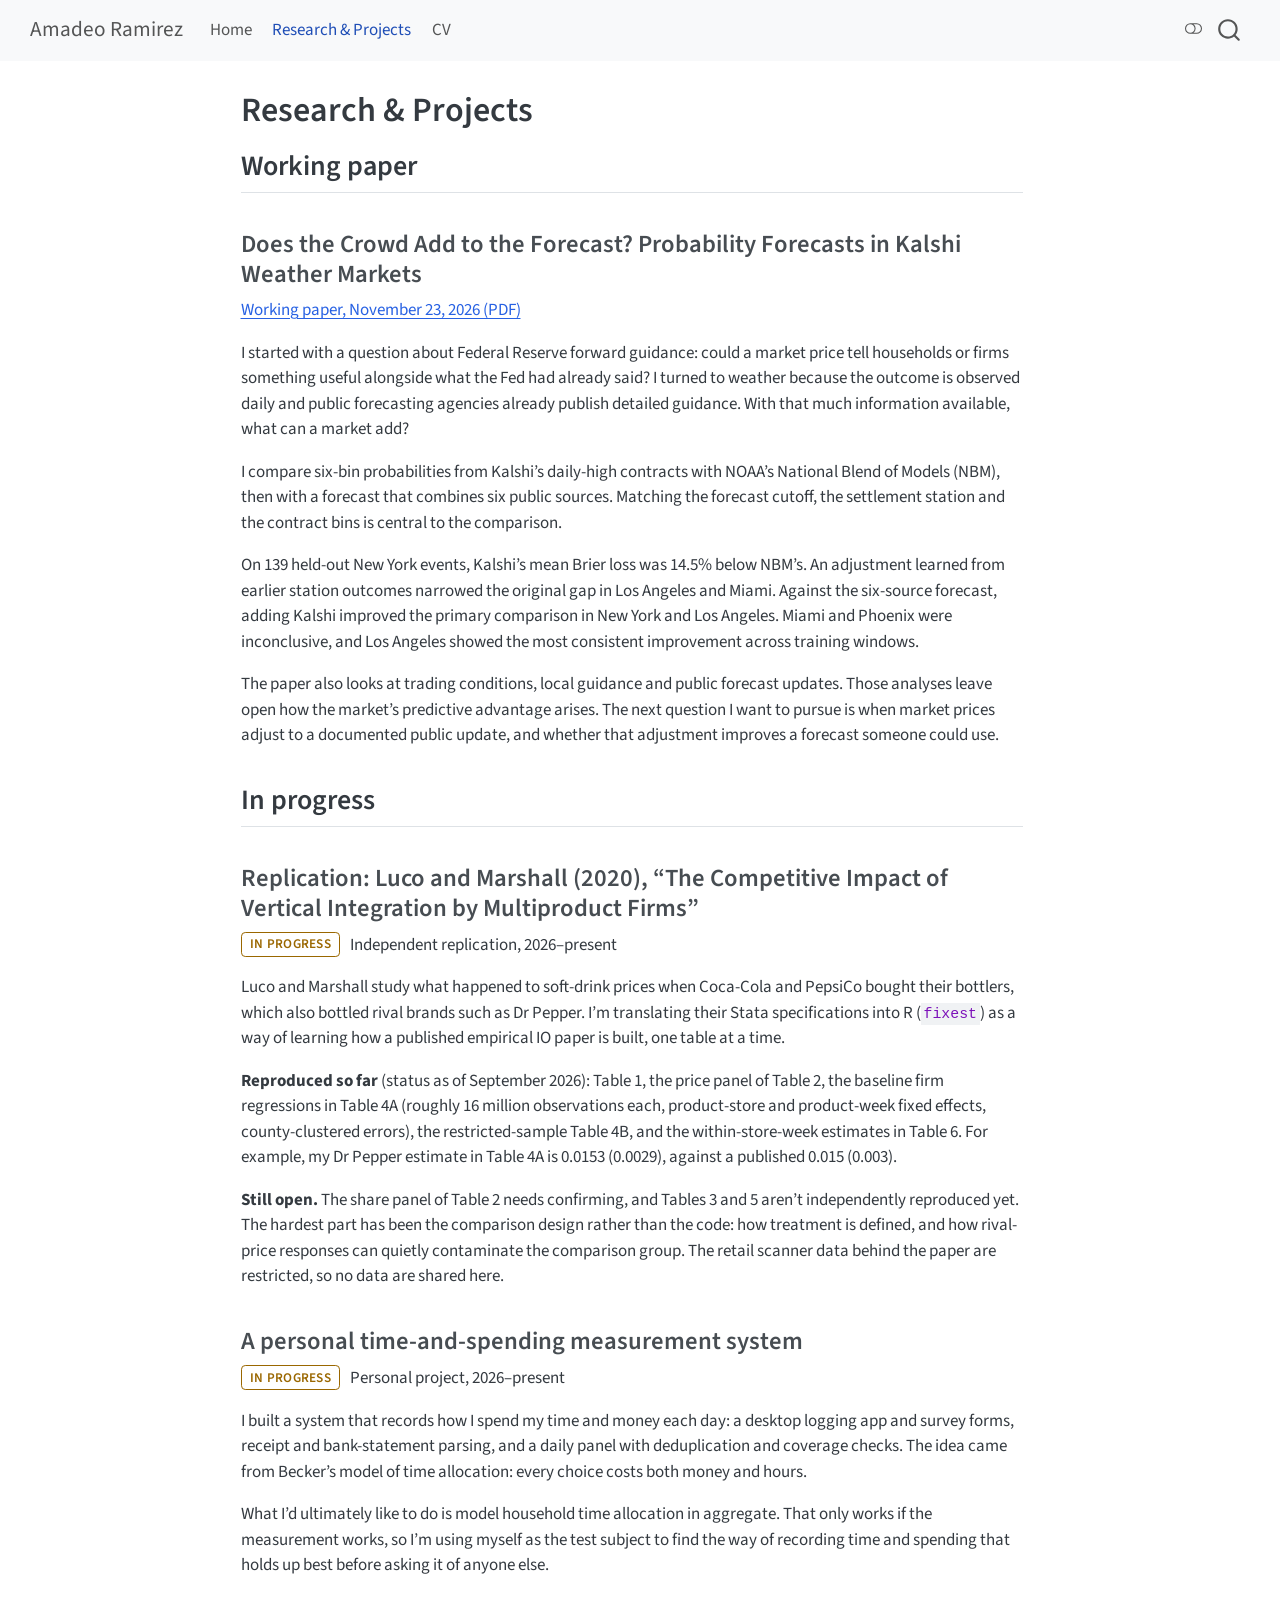
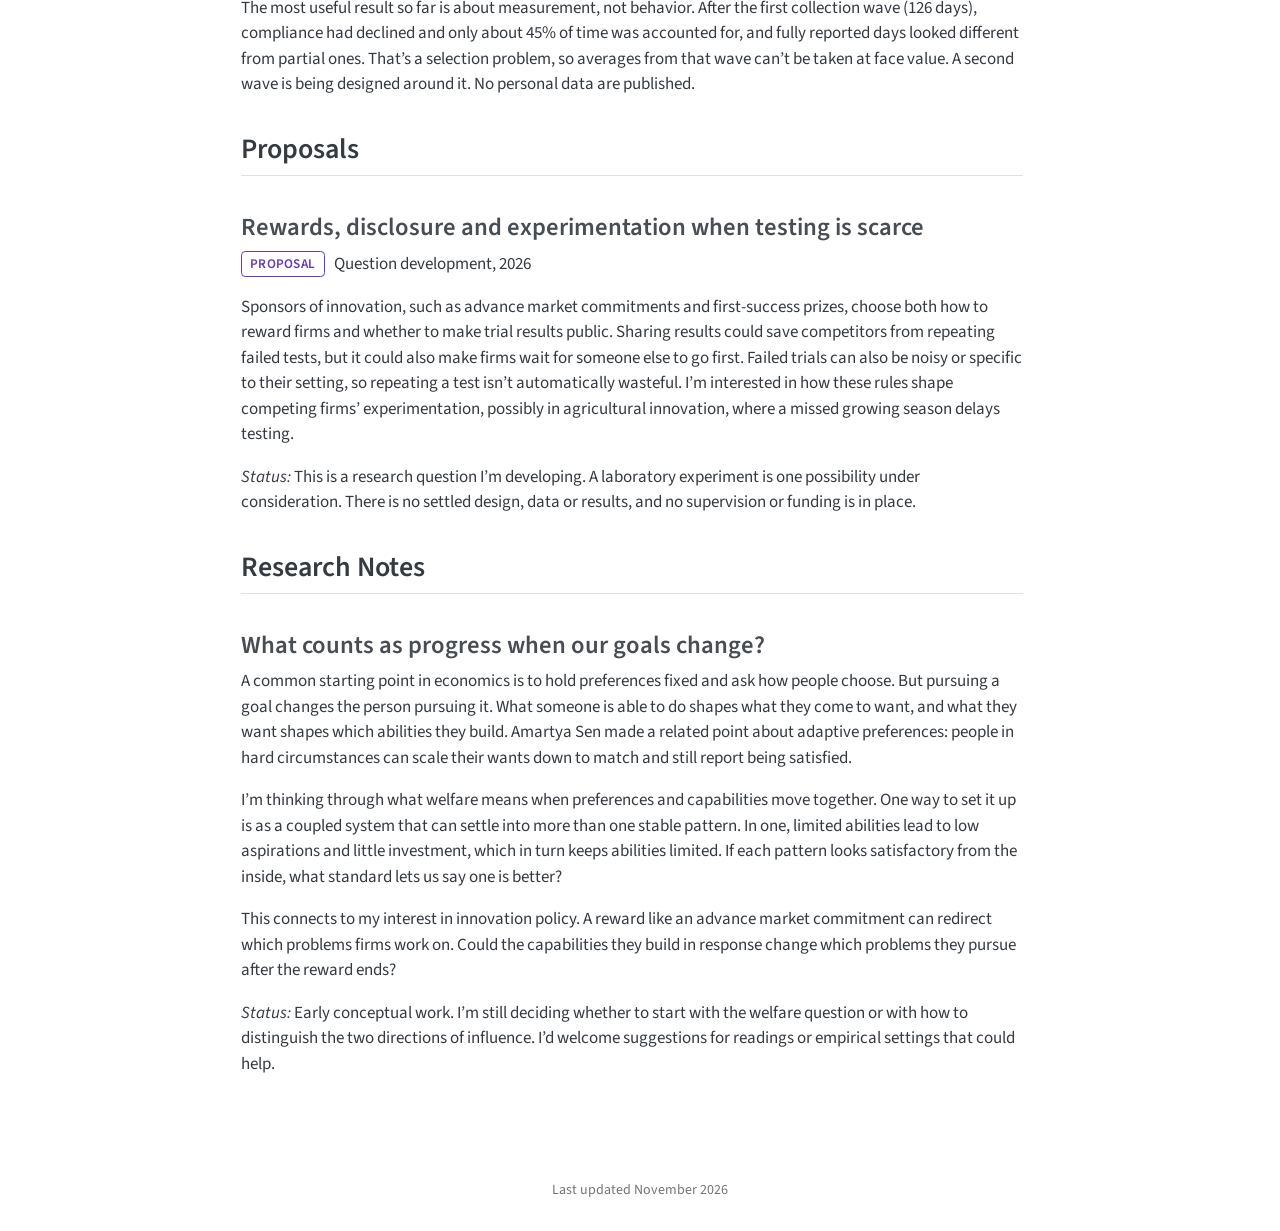
<file: docs/research.html>
<!DOCTYPE html>
<html xmlns="http://www.w3.org/1999/xhtml" lang="en" xml:lang="en"><head>

<meta charset="utf-8">
<meta name="generator" content="quarto-1.11.9">

<meta name="viewport" content="width=device-width, initial-scale=1.0, user-scalable=yes">


<title>Research &amp; Projects – Amadeo Ramirez</title>
<style>
/* Default styles provided by pandoc.
** See https://pandoc.org/MANUAL.html#variables-for-html for config info.
*/
span.smallcaps{font-variant: small-caps;}
div.columns{display: flex; gap: 1.5em;}
div.column{flex: auto;}
@media screen {
div.columns{gap: min(4vw, 1.5em);}
div.column{overflow-x: auto;}
}
div.hanging-indent{margin-left: 1.5em; text-indent: -1.5em;}
ul.task-list{list-style: none;}
ul.task-list li input[type="checkbox"] {
  width: 0.8em;
  margin: 0 0.8em 0.2em -1em; /* quarto-specific, see https://github.com/quarto-dev/quarto-cli/issues/4556 */ 
  vertical-align: middle;
}
</style>


<script src="site_libs/quarto-nav/quarto-nav.js"></script>
<script src="site_libs/quarto-nav/headroom.min.js"></script>
<script src="site_libs/clipboard/clipboard.min.js"></script>
<script src="site_libs/quarto-search/autocomplete.umd.js"></script>
<script src="site_libs/quarto-search/fuse.min.js"></script>
<script src="site_libs/quarto-search/quarto-search.js"></script>
<meta name="quarto:offset" content="./">
<script src="site_libs/quarto-html/quarto.js" type="module"></script>
<script src="site_libs/quarto-html/tabsets/tabsets.js" type="module"></script>
<script src="site_libs/quarto-html/scrollable-regions/scrollable-regions.js" type="module"></script>
<script src="site_libs/quarto-html/popper.min.js"></script>
<script src="site_libs/quarto-html/tippy.umd.min.js"></script>
<script src="site_libs/quarto-html/anchor.min.js"></script>
<link href="site_libs/quarto-html/tippy.css" rel="stylesheet">
<link href="site_libs/quarto-html/quarto-syntax-highlighting-63b5708e65d6cd79cd7618c58d0c21e7.css" rel="stylesheet" class="quarto-color-scheme" id="quarto-text-highlighting-styles">
<link href="site_libs/quarto-html/quarto-syntax-highlighting-dark-447e42e69aaa9833c0ba1b986f430b20.css" rel="stylesheet" class="quarto-color-scheme quarto-color-alternate" id="quarto-text-highlighting-styles">
<link href="site_libs/quarto-html/quarto-syntax-highlighting-63b5708e65d6cd79cd7618c58d0c21e7.css" rel="stylesheet" class="quarto-color-scheme-extra" id="quarto-text-highlighting-styles">
<script src="site_libs/bootstrap/bootstrap.min.js"></script>
<link href="site_libs/bootstrap/bootstrap-icons.css" rel="stylesheet">
<link href="site_libs/bootstrap/bootstrap-48eea8e06ff06eb442a2daacfce5ac08.min.css" rel="stylesheet" append-hash="true" class="quarto-color-scheme" id="quarto-bootstrap" data-mode="light">
<link href="site_libs/bootstrap/bootstrap-dark-f48fb05cf36c7d3a21b32e8ede64a95a.min.css" rel="stylesheet" append-hash="true" class="quarto-color-scheme quarto-color-alternate" id="quarto-bootstrap" data-mode="dark">
<link href="site_libs/bootstrap/bootstrap-48eea8e06ff06eb442a2daacfce5ac08.min.css" rel="stylesheet" append-hash="true" class="quarto-color-scheme-extra" id="quarto-bootstrap" data-mode="light">
<script id="quarto-search-options" type="application/json">{
  "location": "navbar",
  "copy-button": false,
  "collapse-after": 3,
  "panel-placement": "end",
  "type": "overlay",
  "limit": 50,
  "keyboard-shortcut": [
    "f",
    "/",
    "s"
  ],
  "show-item-context": false,
  "language": {
    "search-no-results-text": "No results",
    "search-matching-documents-text": "matching documents",
    "search-copy-link-title": "Copy link to search",
    "search-hide-matches-text": "Hide additional matches",
    "search-more-match-text": "more match in this document",
    "search-more-matches-text": "more matches in this document",
    "search-clear-button-title": "Clear",
    "search-text-placeholder": "",
    "search-detached-cancel-button-title": "Cancel",
    "search-submit-button-title": "Submit",
    "search-label": "Search"
  }
}</script>
<style>html{ scroll-behavior: smooth; }</style>


<link rel="stylesheet" href="styles.css">
</head>

<body class="nav-fixed fullcontent quarto-light"><a id="quarto-skip-link" class="visually-hidden-focusable" href="#quarto-document-content">Skip to main content</a><script id="quarto-html-before-body" type="application/javascript">
    const toggleBodyColorMode = (bsSheetEl) => {
      const mode = bsSheetEl.getAttribute("data-mode");
      const bodyEl = window.document.querySelector("body");
      if (mode === "dark") {
        bodyEl.classList.add("quarto-dark");
        bodyEl.classList.remove("quarto-light");
      } else {
        bodyEl.classList.add("quarto-light");
        bodyEl.classList.remove("quarto-dark");
      }
    }
    const toggleBodyColorPrimary = () => {
      const bsSheetEl = window.document.querySelector("link#quarto-bootstrap:not([rel=disabled-stylesheet])");
      if (bsSheetEl) {
        toggleBodyColorMode(bsSheetEl);
      }
    }
    const setColorSchemeToggle = (alternate) => {
      const toggles = window.document.querySelectorAll('.quarto-color-scheme-toggle');
      for (let i=0; i < toggles.length; i++) {
        const toggle = toggles[i];
        if (toggle) {
          toggle.setAttribute("aria-checked", alternate ? "true" : "false");
          if (alternate) {
            toggle.classList.add("alternate");
          } else {
            toggle.classList.remove("alternate");
          }
        }
      }
    };
    const toggleColorMode = (alternate) => {
      // Switch the stylesheets
      const primaryStylesheets = window.document.querySelectorAll('link.quarto-color-scheme:not(.quarto-color-alternate)');
      const alternateStylesheets = window.document.querySelectorAll('link.quarto-color-scheme.quarto-color-alternate');
      manageTransitions('#quarto-margin-sidebar .nav-link', false);
      if (alternate) {
        // note: dark is layered on light, we don't disable primary!
        enableStylesheet(alternateStylesheets);
        for (const sheetNode of alternateStylesheets) {
          if (sheetNode.id === "quarto-bootstrap") {
            toggleBodyColorMode(sheetNode);
          }
        }
      } else {
        disableStylesheet(alternateStylesheets);
        enableStylesheet(primaryStylesheets)
        toggleBodyColorPrimary();
      }
      manageTransitions('#quarto-margin-sidebar .nav-link', true);
      // Switch the toggles
      setColorSchemeToggle(alternate)
    }
    // Hack to workaround the fact that safari doesn't
    // properly recolor the scrollbar when toggling (#1455).
    // Not run on load: stylesheets are set before first paint there, and
    // scrolling would undo the scroll to a URL fragment (#14973).
    // The one pixel nudge keeps the reader where they were.
    const refreshSafariScrollbar = () => {
      if (navigator.userAgent.indexOf('Safari') > 0 && navigator.userAgent.indexOf('Chrome') == -1) {
        manageTransitions("body", false);
        const scrollY = window.scrollY;
        window.scrollTo(0, scrollY > 0 ? scrollY - 1 : 1);
        setTimeout(() => {
          window.scrollTo(0, scrollY);
          manageTransitions("body", true);
        }, 40);
      }
    }
    const disableStylesheet = (stylesheets) => {
      for (let i=0; i < stylesheets.length; i++) {
        const stylesheet = stylesheets[i];
        stylesheet.rel = 'disabled-stylesheet';
      }
    }
    const enableStylesheet = (stylesheets) => {
      for (let i=0; i < stylesheets.length; i++) {
        const stylesheet = stylesheets[i];
        if(stylesheet.rel !== 'stylesheet') { // for Chrome, which will still FOUC without this check
          stylesheet.rel = 'stylesheet';
        }
      }
    }
    const manageTransitions = (selector, allowTransitions) => {
      const els = window.document.querySelectorAll(selector);
      for (let i=0; i < els.length; i++) {
        const el = els[i];
        if (allowTransitions) {
          el.classList.remove('notransition');
        } else {
          el.classList.add('notransition');
        }
      }
    }
    const isFileUrl = () => {
      return window.location.protocol === 'file:';
    }
    const hasAlternateSentinel = () => {
      let styleSentinel = getColorSchemeSentinel();
      if (styleSentinel !== null) {
        return styleSentinel === "alternate";
      } else {
        return false;
      }
    }
    const setStyleSentinel = (alternate) => {
      const value = alternate ? "alternate" : "default";
      if (!isFileUrl()) {
        window.localStorage.setItem("quarto-color-scheme", value);
      } else {
        localAlternateSentinel = value;
      }
    }
    const getColorSchemeSentinel = () => {
      if (!isFileUrl()) {
        const storageValue = window.localStorage.getItem("quarto-color-scheme");
        return storageValue != null ? storageValue : localAlternateSentinel;
      } else {
        return localAlternateSentinel;
      }
    }
    const toggleGiscusIfUsed = (isAlternate, darkModeDefault) => {
      const baseTheme = document.querySelector('#giscus-base-theme')?.value ?? 'light';
      const alternateTheme = document.querySelector('#giscus-alt-theme')?.value ?? 'dark';
      let newTheme = '';
      if(authorPrefersDark) {
        newTheme = isAlternate ? baseTheme : alternateTheme;
      } else {
        newTheme = isAlternate ? alternateTheme : baseTheme;
      }
      const changeGiscusTheme = () => {
        // From: https://github.com/giscus/giscus/issues/336
        const sendMessage = (message) => {
          const iframe = document.querySelector('iframe.giscus-frame');
          if (!iframe) return;
          iframe.contentWindow.postMessage({ giscus: message }, 'https://giscus.app');
        }
        sendMessage({
          setConfig: {
            theme: newTheme
          }
        });
      }
      const isGiscussLoaded = window.document.querySelector('iframe.giscus-frame') !== null;
      if (isGiscussLoaded) {
        changeGiscusTheme();
      }
    };
    const authorPrefersDark = false;
    const darkModeDefault = authorPrefersDark;
      document.querySelector('link#quarto-text-highlighting-styles.quarto-color-scheme-extra').rel = 'disabled-stylesheet';
      document.querySelector('link#quarto-bootstrap.quarto-color-scheme-extra').rel = 'disabled-stylesheet';
    let localAlternateSentinel = darkModeDefault ? 'alternate' : 'default';
    // Dark / light mode switch
    window.quartoToggleColorScheme = () => {
      // Read the current dark / light value
      let toAlternate = !hasAlternateSentinel();
      toggleColorMode(toAlternate);
      refreshSafariScrollbar();
      setStyleSentinel(toAlternate);
      toggleGiscusIfUsed(toAlternate, darkModeDefault);
      window.dispatchEvent(new Event('resize'));
    };
    // Switch to dark mode if need be
    if (hasAlternateSentinel()) {
      toggleColorMode(true);
    } else {
      toggleColorMode(false);
    }
  </script>

<div id="quarto-search-results"></div>
  <header id="quarto-header" class="headroom fixed-top">
    <nav class="navbar navbar-expand-lg " data-bs-theme="dark" aria-label="Site">
      <div class="navbar-container container-fluid">
      <div class="navbar-brand-container mx-auto">
    <a class="navbar-brand" href="./index.html">
    <span class="navbar-title">Amadeo Ramirez</span>
    </a>
  </div>
          <button class="navbar-toggler" type="button" data-bs-toggle="collapse" data-bs-target="#navbarCollapse" aria-controls="navbarCollapse" aria-expanded="false" aria-label="Toggle navigation" onclick="if (window.quartoToggleHeadroom) { window.quartoToggleHeadroom(); }">
  <span class="navbar-toggler-icon"></span>
</button>
          <div class="collapse navbar-collapse" id="navbarCollapse">
            <ul class="navbar-nav navbar-nav-scroll me-auto">
  <li class="nav-item">
    <a class="nav-link" href="./index.html"> 
<span class="menu-text">Home</span></a>
  </li>  
  <li class="nav-item">
    <a class="nav-link active" href="./research.html" aria-current="page"> 
<span class="menu-text">Research &amp; Projects</span></a>
  </li>  
  <li class="nav-item">
    <a class="nav-link" href="./cv.html"> 
<span class="menu-text">CV</span></a>
  </li>  
</ul>
          </div> <!-- /navcollapse -->
            <div class="quarto-navbar-tools">
  <button type="button" role="switch" aria-checked="false" class="quarto-color-scheme-toggle quarto-navigation-tool  px-1" onclick="window.quartoToggleColorScheme(); return false;" title="Toggle dark mode" aria-label="Toggle dark mode"><i class="bi"></i></button>
</div>
            <div id="quarto-search" class="" title="Search"></div>
      </div> <!-- /container-fluid -->
    </nav>
</header>
<!-- content -->
<div id="quarto-content" class="quarto-container page-columns page-rows-contents page-layout-article page-navbar">
<!-- sidebar -->
<!-- margin-sidebar -->
    
<!-- main -->
<main class="content" id="quarto-document-content" tabindex="-1">


<header id="title-block-header" class="quarto-title-block default">
<div class="quarto-title">
<h1 class="title">Research &amp; Projects</h1>
</div>



<div class="quarto-title-meta">

    
  
    
  </div>
  


</header>


<section id="working-paper" class="level2">
<h2 class="anchored" data-anchor-id="working-paper">Working paper</h2>
<section id="does-the-crowd-add-to-the-forecast-probability-forecasts-in-kalshi-weather-markets" class="level3 project">
<h3 class="project anchored" data-anchor-id="does-the-crowd-add-to-the-forecast-probability-forecasts-in-kalshi-weather-markets">Does the Crowd Add to the Forecast? Probability Forecasts in Kalshi Weather Markets</h3>
<p><a href="files/Ramirez_Kalshi_Weather_Forecasts_2026-11-23.pdf">Working paper, November 23, 2026 (PDF)</a></p>
<p>I started with a question about Federal Reserve forward guidance: could a market price tell households or firms something useful alongside what the Fed had already said? I turned to weather because the outcome is observed daily and public forecasting agencies already publish detailed guidance. With that much information available, what can a market add?</p>
<p>I compare six-bin probabilities from Kalshi’s daily-high contracts with NOAA’s National Blend of Models (NBM), then with a forecast that combines six public sources. Matching the forecast cutoff, the settlement station and the contract bins is central to the comparison.</p>
<p>On 139 held-out New York events, Kalshi’s mean Brier loss was 14.5% below NBM’s. An adjustment learned from earlier station outcomes narrowed the original gap in Los Angeles and Miami. Against the six-source forecast, adding Kalshi improved the primary comparison in New York and Los Angeles. Miami and Phoenix were inconclusive, and Los Angeles showed the most consistent improvement across training windows.</p>
<p>The paper also looks at trading conditions, local guidance and public forecast updates. Those analyses leave open how the market’s predictive advantage arises. The next question I want to pursue is when market prices adjust to a documented public update, and whether that adjustment improves a forecast someone could use.</p>
</section>
</section>
<section id="in-progress" class="level2">
<h2 class="anchored" data-anchor-id="in-progress">In progress</h2>
<section id="replication-luco-and-marshall-2020-the-competitive-impact-of-vertical-integration-by-multiproduct-firms" class="level3 project">
<h3 class="project anchored" data-anchor-id="replication-luco-and-marshall-2020-the-competitive-impact-of-vertical-integration-by-multiproduct-firms">Replication: Luco and Marshall (2020), “The Competitive Impact of Vertical Integration by Multiproduct Firms”</h3>
<p><span class="status status-progress">In progress</span> Independent replication, 2026–present</p>
<p>Luco and Marshall study what happened to soft-drink prices when Coca-Cola and PepsiCo bought their bottlers, which also bottled rival brands such as Dr Pepper. I’m translating their Stata specifications into R (<code>fixest</code>) as a way of learning how a published empirical IO paper is built, one table at a time.</p>
<p><strong>Reproduced so far</strong> (status as of September 2026): Table 1, the price panel of Table 2, the baseline firm regressions in Table 4A (roughly 16 million observations each, product-store and product-week fixed effects, county-clustered errors), the restricted-sample Table 4B, and the within-store-week estimates in Table 6. For example, my Dr Pepper estimate in Table 4A is 0.0153 (0.0029), against a published 0.015 (0.003).</p>
<p><strong>Still open.</strong> The share panel of Table 2 needs confirming, and Tables 3 and 5 aren’t independently reproduced yet. The hardest part has been the comparison design rather than the code: how treatment is defined, and how rival-price responses can quietly contaminate the comparison group. The retail scanner data behind the paper are restricted, so no data are shared here.</p>
</section>
<section id="a-personal-time-and-spending-measurement-system" class="level3 project">
<h3 class="project anchored" data-anchor-id="a-personal-time-and-spending-measurement-system">A personal time-and-spending measurement system</h3>
<p><span class="status status-progress">In progress</span> Personal project, 2026–present</p>
<p>I built a system that records how I spend my time and money each day: a desktop logging app and survey forms, receipt and bank-statement parsing, and a daily panel with deduplication and coverage checks. The idea came from Becker’s model of time allocation: every choice costs both money and hours.</p>
<p>What I’d ultimately like to do is model household time allocation in aggregate. That only works if the measurement works, so I’m using myself as the test subject to find the way of recording time and spending that holds up best before asking it of anyone else.</p>
<p>The most useful result so far is about measurement, not behavior. After the first collection wave (126 days), compliance had declined and only about 45% of time was accounted for, and fully reported days looked different from partial ones. That’s a selection problem, so averages from that wave can’t be taken at face value. A second wave is being designed around it. No personal data are published.</p>
</section>
</section>
<section id="proposals" class="level2">
<h2 class="anchored" data-anchor-id="proposals">Proposals</h2>
<section id="rewards-disclosure-and-experimentation-when-testing-is-scarce" class="level3 project">
<h3 class="project anchored" data-anchor-id="rewards-disclosure-and-experimentation-when-testing-is-scarce">Rewards, disclosure and experimentation when testing is scarce</h3>
<p><span class="status status-proposal">Proposal</span> Question development, 2026</p>
<p>Sponsors of innovation, such as advance market commitments and first-success prizes, choose both how to reward firms and whether to make trial results public. Sharing results could save competitors from repeating failed tests, but it could also make firms wait for someone else to go first. Failed trials can also be noisy or specific to their setting, so repeating a test isn’t automatically wasteful. I’m interested in how these rules shape competing firms’ experimentation, possibly in agricultural innovation, where a missed growing season delays testing.</p>
<p><em>Status:</em> This is a research question I’m developing. A laboratory experiment is one possibility under consideration. There is no settled design, data or results, and no supervision or funding is in place.</p>
</section>
</section>
<section id="research-notes" class="level2">
<h2 class="anchored" data-anchor-id="research-notes">Research Notes</h2>
<section id="what-counts-as-progress-when-our-goals-change" class="level3 project">
<h3 class="project anchored" data-anchor-id="what-counts-as-progress-when-our-goals-change">What counts as progress when our goals change?</h3>
<p>A common starting point in economics is to hold preferences fixed and ask how people choose. But pursuing a goal changes the person pursuing it. What someone is able to do shapes what they come to want, and what they want shapes which abilities they build. Amartya Sen made a related point about adaptive preferences: people in hard circumstances can scale their wants down to match and still report being satisfied.</p>
<p>I’m thinking through what welfare means when preferences and capabilities move together. One way to set it up is as a coupled system that can settle into more than one stable pattern. In one, limited abilities lead to low aspirations and little investment, which in turn keeps abilities limited. If each pattern looks satisfactory from the inside, what standard lets us say one is better?</p>
<p>This connects to my interest in innovation policy. A reward like an advance market commitment can redirect which problems firms work on. Could the capabilities they build in response change which problems they pursue after the reward ends?</p>
<p><em>Status:</em> Early conceptual work. I’m still deciding whether to start with the welfare question or with how to distinguish the two directions of influence. I’d welcome suggestions for readings or empirical settings that could help.</p>


</section>
</section>

</main> <!-- /main -->
<script id="quarto-html-after-body" type="application/javascript">
  window.document.addEventListener("DOMContentLoaded", function (event) {
    // Ensure there is a toggle, if there isn't float one in the top right
    if (window.document.querySelector('.quarto-color-scheme-toggle') === null) {
      const toggle = window.document.createElement('button');
      toggle.type = "button";
      toggle.setAttribute("role", "switch");
      toggle.setAttribute("aria-checked", "false");
      toggle.classList.add('top-right');
      toggle.classList.add('quarto-color-scheme-toggle');
      toggle.setAttribute("aria-label", "Toggle dark mode");
      toggle.onclick = function() { try { window.quartoToggleColorScheme(); } catch {} return false; };
      const i = window.document.createElement("i");
      i.classList.add('bi');
      toggle.appendChild(i);
      // Put the toggle in a landmark of its own, so that landmark navigation
      // can reach it.
      //
      // The container is always a fresh direct child of body, and the toggle is
      // never moved into page furniture that the theme or the author controls.
      // The toggle is positioned against the page, so any ancestor that
      // establishes a containing block captures it: a positioned element or a
      // grid for position: absolute, and transform, filter, will-change or
      // contain for position: fixed. A direct child of body has none of these
      // to inherit, and the shift when one appears is silent and visual.
      //
      // ARIA says a document should have at most one banner, and axe reports a
      // duplicate whether or not the banners carry distinct labels. So use a
      // header when the page has no banner yet, and a named region otherwise.
      //
      // A header is a banner wherever it sits, unless it is inside sectioning
      // content, so this cannot just look at the children of body: a custom
      // page layout wraps the title block header in a plain div. An explicit
      // role="banner" always counts.
      const sectioning = 'article, aside, main, nav, section, [role="article"], [role="complementary"], [role="main"], [role="navigation"], [role="region"]';
      const hasBanner = Array.from(
        window.document.querySelectorAll('header:not([role]), [role="banner"]')
      ).some(function(el) {
        return el.hasAttribute("role") || el.closest(sectioning) === null;
      });
      const container = window.document.createElement(hasBanner ? "div" : "header");
      if (hasBanner) {
        container.setAttribute("role", "region");
        container.setAttribute("aria-label", "Toggle dark mode");
      }
      container.classList.add('quarto-color-scheme-toggle-container');
      container.appendChild(toggle);
      window.document.body.appendChild(container);
    }
    setColorSchemeToggle(hasAlternateSentinel())
    const icon = "";
    const anchorJS = new window.AnchorJS();
    anchorJS.options = {
      placement: 'right',
      icon: icon
    };
    anchorJS.add('.anchored');
    const isCodeAnnotation = (el) => {
      for (const clz of el.classList) {
        if (clz.startsWith('code-annotation-')) {                     
          return true;
        }
      }
      return false;
    }
    const onCopySuccess = function(e) {
      // button target
      const button = e.trigger;
      // don't keep focus
      button.blur();
      // flash "checked"
      button.classList.add('code-copy-button-checked');
      var currentTitle = button.getAttribute("title");
      button.setAttribute("title", "Copied!");
      let tooltip;
      if (window.bootstrap) {
        button.setAttribute("data-bs-toggle", "tooltip");
        button.setAttribute("data-bs-placement", "left");
        button.setAttribute("data-bs-title", "Copied!");
        tooltip = new bootstrap.Tooltip(button, 
          { trigger: "manual", 
            customClass: "code-copy-button-tooltip",
            offset: [0, -8]});
        tooltip.show();    
      }
      setTimeout(function() {
        if (tooltip) {
          tooltip.hide();
          button.removeAttribute("data-bs-title");
          button.removeAttribute("data-bs-toggle");
          button.removeAttribute("data-bs-placement");
        }
        button.setAttribute("title", currentTitle);
        button.classList.remove('code-copy-button-checked');
      }, 1000);
      // clear code selection
      e.clearSelection();
    }
    const getTextToCopy = function(trigger) {
      const outerScaffold = trigger.parentElement.cloneNode(true);
      const codeEl = outerScaffold.querySelector('code');
      for (const childEl of codeEl.children) {
        if (isCodeAnnotation(childEl)) {
          childEl.remove();
        }
      }
      return codeEl.innerText;
    }
    const clipboard = new window.ClipboardJS('.code-copy-button:not([data-in-quarto-modal])', {
      text: getTextToCopy
    });
    clipboard.on('success', onCopySuccess);
    if (window.document.getElementById('quarto-embedded-source-code-modal')) {
      const clipboardModal = new window.ClipboardJS('.code-copy-button[data-in-quarto-modal]', {
        text: getTextToCopy,
        container: window.document.getElementById('quarto-embedded-source-code-modal')
      });
      clipboardModal.on('success', onCopySuccess);
    }
      var localhostRegex = new RegExp(/^(?:http|https):\/\/localhost\:?[0-9]*\//);
      var mailtoRegex = new RegExp(/^mailto:/);
        var filterRegex = new RegExp("https:\/\/amadeoramirez\.github\.io");
      const newWindowLabel = "(opens in a new tab)";
      const newWindowNoteId = "quarto-ext-newwindow-label";
      // Links reference one hidden label through aria-describedby, so the
      // announcement never changes their accessible name.
      var describeNewWindow = (link) => {
        if (!window.document.getElementById(newWindowNoteId)) {
          var newWindowNote = window.document.createElement("span");
          newWindowNote.id = newWindowNoteId;
          newWindowNote.hidden = true;
          newWindowNote.textContent = newWindowLabel;
          window.document.body.appendChild(newWindowNote);
        }
        var describedBy = (link.getAttribute("aria-describedby") || "").split(/\s+/).filter(Boolean);
        if (!describedBy.includes(newWindowNoteId)) {
          describedBy.push(newWindowNoteId);
          link.setAttribute("aria-describedby", describedBy.join(" "));
        }
      }
      var isInternal = (href) => {
          return filterRegex.test(href) || localhostRegex.test(href) || mailtoRegex.test(href);
      }
      // Inspect non-navigation links and adorn them if external
      window.quartoDecorateExternalLinks = function (root) {
     var links = (root || window.document).querySelectorAll('a[href]:not(.nav-link):not(.navbar-brand):not(.toc-action):not(.sidebar-link):not(.sidebar-item-toggle):not(.pagination-link):not(.no-external):not([aria-hidden]):not(.dropdown-item):not(.quarto-navigation-tool):not(.about-link)');
      for (var i=0; i<links.length; i++) {
        const link = links[i];
        if (!isInternal(link.href)) {
          // undo the damage that might have been done by quarto-nav.js in the case of
          // links that we want to consider external
          if (link.dataset.originalHref !== undefined) {
            link.href = link.dataset.originalHref;
          }
            // target, if specified
            link.setAttribute("target", "_blank");
            if (link.getAttribute("rel") === null) {
              link.setAttribute("rel", "noopener");
            }
            describeNewWindow(link);
          if (!link.classList.contains('no-external-icon')) {
          }
        }
      }
      };
      window.quartoDecorateExternalLinks(window.document);
    // Esc closes the popup (WCAG 1.4.13) and focus leaving both trigger and
    // popup closes it (WCAG 2.4.11); tippy handles neither for interactive popups.
    const hideOnEscAndFocusOut = {
      name: 'hideOnEscAndFocusOut',
      defaultValue: true,
      fn(instance) {
        const dismiss = () => {
          // A show scheduled by the trigger delay would otherwise reopen it
          instance.clearDelayTimeouts();
          instance.hide();
        };
        const onKeyDown = (event) => {
          if (event.key !== 'Escape') {
            return;
          }
          // Keep Esc from also reaching page handlers (e.g. reveal.js overview),
          // except an open reveal.js slide menu, which Esc should close too.
          // The menu handles keys only when its keyboard option is on.
          const menuHandlesEsc = window.Reveal?.getPlugin?.('menu')?.isOpen() &&
            window.Reveal.getConfig().menu?.keyboard !== false;
          if (!menuHandlesEsc) {
            event.stopPropagation();
          }
          if (instance.popper.contains(window.document.activeElement)) {
            // Disabled while refocusing so the focus trigger does not reopen it
            instance.disable();
            instance.reference.focus();
            instance.enable();
          }
          dismiss();
        };
        const onFocusOut = (event) => {
          const target = event.relatedTarget;
          if (target && !instance.reference.contains(target) &&
              !instance.popper.contains(target)) {
            dismiss();
          }
        };
        // On the trigger too: a click trigger (code-annotations: select) has no
        // blur handling. Attached for the instance's lifetime so leaving the
        // trigger also cancels a show still pending on the trigger delay.
        instance.reference.addEventListener('focusout', onFocusOut);
        return {
          onShow() {
            window.document.addEventListener('keydown', onKeyDown, true);
            instance.popper.addEventListener('focusout', onFocusOut);
          },
          onHide() {
            window.document.removeEventListener('keydown', onKeyDown, true);
            instance.popper.removeEventListener('focusout', onFocusOut);
          },
          onDestroy() {
            instance.reference.removeEventListener('focusout', onFocusOut);
          },
        };
      },
    };
    function tippyHover(el, contentFn, onTriggerFn, onUntriggerFn) {
      const config = {
        allowHTML: true,
        maxWidth: 500,
        delay: 100,
        arrow: false,
        appendTo: function(el) {
            return el.parentElement;
        },
        interactive: true,
        interactiveBorder: 10,
        theme: 'quarto',
        placement: 'bottom-start',
        plugins: [hideOnEscAndFocusOut],
      };
      if (contentFn) {
        config.content = contentFn;
      }
      if (onTriggerFn) {
        config.onTrigger = onTriggerFn;
      }
      if (onUntriggerFn) {
        config.onUntrigger = onUntriggerFn;
      }
      window.tippy(el, config); 
    }
    const noterefs = window.document.querySelectorAll('a[role="doc-noteref"]');
    for (var i=0; i<noterefs.length; i++) {
      const ref = noterefs[i];
      tippyHover(ref, function() {
        // use id or data attribute instead here
        let href = ref.getAttribute('data-footnote-href') || ref.getAttribute('href');
        try { href = new URL(href).hash; } catch {}
        const id = href.replace(/^#\/?/, "");
        const note = window.document.getElementById(id);
        if (note) {
          return note.innerHTML;
        } else {
          return "";
        }
      });
    }
    const xrefs = window.document.querySelectorAll('a.quarto-xref');
    const processXRef = (id, note) => {
      // Strip column container classes
      const stripColumnClz = (el) => {
        el.classList.remove("page-full", "page-columns");
        if (el.children) {
          for (const child of el.children) {
            stripColumnClz(child);
          }
        }
      }
      stripColumnClz(note)
      if (id === null || id.startsWith('sec-')) {
        // Special case sections, only their first couple elements
        const container = document.createElement("div");
        if (note.children && note.children.length > 2) {
          container.appendChild(note.children[0].cloneNode(true));
          for (let i = 1; i < note.children.length; i++) {
            const child = note.children[i];
            if (child.tagName === "P" && child.innerText === "") {
              continue;
            } else {
              container.appendChild(child.cloneNode(true));
              break;
            }
          }
          if (window.Quarto?.typesetMath) {
            window.Quarto.typesetMath(container);
          }
          return container.innerHTML
        } else {
          if (window.Quarto?.typesetMath) {
            window.Quarto.typesetMath(note);
          }
          return note.innerHTML;
        }
      } else {
        // Remove any anchor links if they are present
        const anchorLink = note.querySelector('a.anchorjs-link');
        if (anchorLink) {
          anchorLink.remove();
        }
        if (window.Quarto?.typesetMath) {
          window.Quarto.typesetMath(note);
        }
        if (note.classList.contains("callout")) {
          return note.outerHTML;
        } else {
          return note.innerHTML;
        }
      }
    }
    for (var i=0; i<xrefs.length; i++) {
      const xref = xrefs[i];
      tippyHover(xref, undefined, function(instance) {
        instance.disable();
        let url = xref.getAttribute('href');
        let hash = undefined; 
        if (url.startsWith('#')) {
          hash = url;
        } else {
          try { hash = new URL(url).hash; } catch {}
        }
        if (hash) {
          const id = hash.replace(/^#\/?/, "");
          const note = window.document.getElementById(id);
          if (note !== null) {
            try {
              const html = processXRef(id, note.cloneNode(true));
              instance.setContent(html);
            } finally {
              instance.enable();
              instance.show();
            }
          } else {
            // See if we can fetch this
            fetch(url.split('#')[0])
            .then(res => res.text())
            .then(html => {
              const parser = new DOMParser();
              const htmlDoc = parser.parseFromString(html, "text/html");
              const note = htmlDoc.getElementById(id);
              if (note !== null) {
                const html = processXRef(id, note);
                instance.setContent(html);
              } 
            }).finally(() => {
              instance.enable();
              instance.show();
            });
          }
        } else {
          // See if we can fetch a full url (with no hash to target)
          // This is a special case and we should probably do some content thinning / targeting
          fetch(url)
          .then(res => res.text())
          .then(html => {
            const parser = new DOMParser();
            const htmlDoc = parser.parseFromString(html, "text/html");
            const note = htmlDoc.querySelector('main.content');
            if (note !== null) {
              // This should only happen for chapter cross references
              // (since there is no id in the URL)
              // remove the first header
              if (note.children.length > 0 && note.children[0].tagName === "HEADER") {
                note.children[0].remove();
              }
              const html = processXRef(null, note);
              instance.setContent(html);
            } 
          }).finally(() => {
            instance.enable();
            instance.show();
          });
        }
      }, function(instance) {
      });
    }
        let selectedAnnoteEl;
        const selectorForAnnotation = ( cell, annotation) => {
          let cellAttr = 'data-code-cell="' + cell + '"';
          let lineAttr = 'data-code-annotation="' +  annotation + '"';
          const selector = 'span[' + cellAttr + '][' + lineAttr + ']';
          return selector;
        }
        const selectCodeLines = (annoteEl) => {
          const doc = window.document;
          const targetCell = annoteEl.getAttribute("data-target-cell");
          const targetAnnotation = annoteEl.getAttribute("data-target-annotation");
          const annoteSpan = window.document.querySelector(selectorForAnnotation(targetCell, targetAnnotation));
          const lines = annoteSpan.getAttribute("data-code-lines").split(",");
          const lineIds = lines.map((line) => {
            return targetCell + "-" + line;
          })
          // Each band is positioned against its own containing block, which is
          // not the offsetParent of the lines, so place it from client rects.
          const placeBand = (band, firstEl, lastEl, codeBlock) => {
            const container = band.offsetParent;
            if (container === null) {
              return;
            }
            const containerRect = container.getBoundingClientRect();
            // Reveal.js scales slides with a transform, so convert client
            // pixels back to the CSS pixels of the container.
            const scale = containerRect.height / container.offsetHeight || 1;
            const firstRect = firstEl.getBoundingClientRect();
            const lastRect = lastEl.getBoundingClientRect();
            const top = (firstRect.top - containerRect.top) / scale - container.clientTop + container.scrollTop;
            const height = (lastRect.bottom - firstRect.top) / scale;
            band.style.top = top - 2 + "px";
            band.style.height = height + 4 + "px";
            if (codeBlock) {
              // Without the copy button wrapper, the containing block is wider
              // than the code block, so span the code block explicitly.
              const blockRect = codeBlock.getBoundingClientRect();
              band.style.left = (blockRect.left - containerRect.left) / scale - container.clientLeft + container.scrollLeft + "px";
              band.style.width = blockRect.width / scale + "px";
            }
          };
          if (lineIds.length > 0) {
            const el = window.document.getElementById(lineIds[0]);
            const lastEl = window.document.getElementById(lineIds[lineIds.length - 1]);
            const parent = el.parentElement.parentElement;
            // cook up a div (if necessary) and position it
            let div = window.document.getElementById("code-annotation-line-highlight");
            if (div === null) {
              div = window.document.createElement("div");
              div.setAttribute("id", "code-annotation-line-highlight");
              div.style.position = 'absolute';
              parent.appendChild(div);
            }
            placeBand(div, el, lastEl, parent.closest("div.sourceCode") || parent);
            let gutterDiv = window.document.getElementById("code-annotation-line-highlight-gutter");
            if (gutterDiv === null) {
              gutterDiv = window.document.createElement("div");
              gutterDiv.setAttribute("id", "code-annotation-line-highlight-gutter");
              gutterDiv.style.position = 'absolute';
              const codeCell = window.document.getElementById(targetCell);
              const gutter = codeCell.querySelector('.code-annotation-gutter');
              gutter.appendChild(gutterDiv);
            }
            placeBand(gutterDiv, el, lastEl);
            selectedAnnoteEl = annoteEl;
          }
        };
        const unselectCodeLines = () => {
          const elementsIds = ["code-annotation-line-highlight", "code-annotation-line-highlight-gutter"];
          elementsIds.forEach((elId) => {
            const div = window.document.getElementById(elId);
            if (div) {
              div.remove();
            }
          });
          selectedAnnoteEl = undefined;
        };
          // Handle positioning of the toggle
      window.addEventListener(
        "resize",
        throttle(() => {
          elRect = undefined;
          if (selectedAnnoteEl) {
            selectCodeLines(selectedAnnoteEl);
          }
        }, 10)
      );
      function throttle(fn, ms) {
      let throttle = false;
      let timer;
        return (...args) => {
          if(!throttle) { // first call gets through
              fn.apply(this, args);
              throttle = true;
          } else { // all the others get throttled
              if(timer) clearTimeout(timer); // cancel #2
              timer = setTimeout(() => {
                fn.apply(this, args);
                timer = throttle = false;
              }, ms);
          }
        };
      }
        // Attach click handler to the DT
        const annoteDls = window.document.querySelectorAll('dt[data-target-cell]');
        for (const annoteDlNode of annoteDls) {
          annoteDlNode.addEventListener('click', (event) => {
            const clickedEl = event.target;
            if (clickedEl !== selectedAnnoteEl) {
              unselectCodeLines();
              const activeEl = window.document.querySelector('dt[data-target-cell].code-annotation-active');
              if (activeEl) {
                activeEl.classList.remove('code-annotation-active');
              }
              selectCodeLines(clickedEl);
              clickedEl.classList.add('code-annotation-active');
            } else {
              // Unselect the line
              unselectCodeLines();
              clickedEl.classList.remove('code-annotation-active');
            }
          });
        }
    const findCites = (el) => {
      const parentEl = el.parentElement;
      if (parentEl) {
        const cites = parentEl.dataset.cites;
        if (cites) {
          return {
            el,
            cites: cites.split(' ')
          };
        } else {
          return findCites(el.parentElement)
        }
      } else {
        return undefined;
      }
    };
    var bibliorefs = window.document.querySelectorAll('a[role="doc-biblioref"]');
    for (var i=0; i<bibliorefs.length; i++) {
      const ref = bibliorefs[i];
      const citeInfo = findCites(ref);
      if (citeInfo) {
        tippyHover(citeInfo.el, function() {
          var popup = window.document.createElement('div');
          citeInfo.cites.forEach(function(cite) {
            var citeDiv = window.document.createElement('div');
            citeDiv.classList.add('hanging-indent');
            citeDiv.classList.add('csl-entry');
            var biblioDiv = window.document.getElementById('ref-' + cite);
            if (biblioDiv) {
              citeDiv.innerHTML = biblioDiv.innerHTML;
            }
            popup.appendChild(citeDiv);
          });
          return popup.innerHTML;
        });
      }
    }
  });
  </script>
  <script type="application/javascript">
  window.quartoScrollableRegionsLabels = {"code":"Scrollable code","output":"Scrollable output"};
  </script>
</div> <!-- /content -->
<footer class="footer">
  <div class="nav-footer">
    <div class="nav-footer-left">
      &nbsp;
    </div>   
    <div class="nav-footer-center">
<p>Last updated November 2026</p>
</div>
    <div class="nav-footer-right">
      &nbsp;
    </div>
  </div>
</footer>




<script src="site_libs/quarto-html/zenscroll-min.js"></script>
</body></html>
</file>
<file: docs/site_libs/quarto-html/tippy.css>
.tippy-box[data-animation=fade][data-state=hidden]{opacity:0}[data-tippy-root]{max-width:calc(100vw - 10px)}.tippy-box{position:relative;background-color:#333;color:#fff;border-radius:4px;font-size:14px;line-height:1.4;white-space:normal;outline:0;transition-property:transform,visibility,opacity}.tippy-box[data-placement^=top]>.tippy-arrow{bottom:0}.tippy-box[data-placement^=top]>.tippy-arrow:before{bottom:-7px;left:0;border-width:8px 8px 0;border-top-color:initial;transform-origin:center top}.tippy-box[data-placement^=bottom]>.tippy-arrow{top:0}.tippy-box[data-placement^=bottom]>.tippy-arrow:before{top:-7px;left:0;border-width:0 8px 8px;border-bottom-color:initial;transform-origin:center bottom}.tippy-box[data-placement^=left]>.tippy-arrow{right:0}.tippy-box[data-placement^=left]>.tippy-arrow:before{border-width:8px 0 8px 8px;border-left-color:initial;right:-7px;transform-origin:center left}.tippy-box[data-placement^=right]>.tippy-arrow{left:0}.tippy-box[data-placement^=right]>.tippy-arrow:before{left:-7px;border-width:8px 8px 8px 0;border-right-color:initial;transform-origin:center right}.tippy-box[data-inertia][data-state=visible]{transition-timing-function:cubic-bezier(.54,1.5,.38,1.11)}.tippy-arrow{width:16px;height:16px;color:#333}.tippy-arrow:before{content:"";position:absolute;border-color:transparent;border-style:solid}.tippy-content{position:relative;padding:5px 9px;z-index:1}
</file>
<file: docs/site_libs/quarto-html/quarto-syntax-highlighting-63b5708e65d6cd79cd7618c58d0c21e7.css>
/* quarto syntax highlight colors */
:root {
  --quarto-hl-ot-color: #003B4F;
  --quarto-hl-at-color: #657422;
  --quarto-hl-ss-color: #20794D;
  --quarto-hl-an-color: #5E5E5E;
  --quarto-hl-fu-color: #4758AB;
  --quarto-hl-st-color: #20794D;
  --quarto-hl-cf-color: #003B4F;
  --quarto-hl-op-color: #5E5E5E;
  --quarto-hl-er-color: #AD0000;
  --quarto-hl-bn-color: #AD0000;
  --quarto-hl-al-color: #AD0000;
  --quarto-hl-va-color: #111111;
  --quarto-hl-bu-color: inherit;
  --quarto-hl-ex-color: inherit;
  --quarto-hl-pp-color: #AD0000;
  --quarto-hl-in-color: #5E5E5E;
  --quarto-hl-vs-color: #20794D;
  --quarto-hl-wa-color: #5E5E5E;
  --quarto-hl-do-color: #5E5E5E;
  --quarto-hl-im-color: #00769E;
  --quarto-hl-ch-color: #20794D;
  --quarto-hl-dt-color: #AD0000;
  --quarto-hl-fl-color: #AD0000;
  --quarto-hl-co-color: #5E5E5E;
  --quarto-hl-cv-color: #5E5E5E;
  --quarto-hl-cn-color: #8f5902;
  --quarto-hl-sc-color: #5E5E5E;
  --quarto-hl-dv-color: #AD0000;
  --quarto-hl-kw-color: #003B4F;
}

/* other quarto variables */
:root {
  --quarto-font-monospace: SFMono-Regular, Menlo, Monaco, Consolas, "Liberation Mono", "Courier New", monospace;
}

/* syntax highlight based on Pandoc's rules */
pre > code.sourceCode > span {
  color: #003B4F;
}

code.sourceCode > span {
  color: #003B4F;
}

div.sourceCode,
div.sourceCode pre.sourceCode {
  color: #003B4F;
}

/* Normal */
code span {
  color: #003B4F;
}

/* Alert */
code span.al {
  color: #AD0000;
  font-style: inherit;
}

/* Annotation */
code span.an {
  color: #5E5E5E;
  font-style: inherit;
}

/* Attribute */
code span.at {
  color: #657422;
  font-style: inherit;
}

/* BaseN */
code span.bn {
  color: #AD0000;
  font-style: inherit;
}

/* BuiltIn */
code span.bu {
  font-style: inherit;
}

/* ControlFlow */
code span.cf {
  color: #003B4F;
  font-weight: bold;
  font-style: inherit;
}

/* Char */
code span.ch {
  color: #20794D;
  font-style: inherit;
}

/* Constant */
code span.cn {
  color: #8f5902;
  font-style: inherit;
}

/* Comment */
code span.co {
  color: #5E5E5E;
  font-style: inherit;
}

/* CommentVar */
code span.cv {
  color: #5E5E5E;
  font-style: italic;
}

/* Documentation */
code span.do {
  color: #5E5E5E;
  font-style: italic;
}

/* DataType */
code span.dt {
  color: #AD0000;
  font-style: inherit;
}

/* DecVal */
code span.dv {
  color: #AD0000;
  font-style: inherit;
}

/* Error */
code span.er {
  color: #AD0000;
  font-style: inherit;
}

/* Extension */
code span.ex {
  font-style: inherit;
}

/* Float */
code span.fl {
  color: #AD0000;
  font-style: inherit;
}

/* Function */
code span.fu {
  color: #4758AB;
  font-style: inherit;
}

/* Import */
code span.im {
  color: #00769E;
  font-style: inherit;
}

/* Information */
code span.in {
  color: #5E5E5E;
  font-style: inherit;
}

/* Keyword */
code span.kw {
  color: #003B4F;
  font-weight: bold;
  font-style: inherit;
}

/* Operator */
code span.op {
  color: #5E5E5E;
  font-style: inherit;
}

/* Other */
code span.ot {
  color: #003B4F;
  font-style: inherit;
}

/* Preprocessor */
code span.pp {
  color: #AD0000;
  font-style: inherit;
}

/* SpecialChar */
code span.sc {
  color: #5E5E5E;
  font-style: inherit;
}

/* SpecialString */
code span.ss {
  color: #20794D;
  font-style: inherit;
}

/* String */
code span.st {
  color: #20794D;
  font-style: inherit;
}

/* Variable */
code span.va {
  color: #111111;
  font-style: inherit;
}

/* VerbatimString */
code span.vs {
  color: #20794D;
  font-style: inherit;
}

/* Warning */
code span.wa {
  color: #5E5E5E;
  font-style: italic;
}

.prevent-inlining {
  content: "</";
}

/*# sourceMappingURL=054cc16b9e9817627be6994582d2ffb5.css.map */
</file>
<file: docs/site_libs/quarto-html/quarto-syntax-highlighting-dark-447e42e69aaa9833c0ba1b986f430b20.css>
/* quarto syntax highlight colors */
:root {
  --quarto-hl-al-color: #f07178;
  --quarto-hl-an-color: #d4d0ab;
  --quarto-hl-at-color: #00e0e0;
  --quarto-hl-bn-color: #d4d0ab;
  --quarto-hl-bu-color: #abe338;
  --quarto-hl-ch-color: #abe338;
  --quarto-hl-co-color: #f8f8f2;
  --quarto-hl-cv-color: #ffd700;
  --quarto-hl-cn-color: #ffd700;
  --quarto-hl-cf-color: #ffa07a;
  --quarto-hl-dt-color: #ffa07a;
  --quarto-hl-dv-color: #d4d0ab;
  --quarto-hl-do-color: #f8f8f2;
  --quarto-hl-er-color: #f07178;
  --quarto-hl-ex-color: #00e0e0;
  --quarto-hl-fl-color: #d4d0ab;
  --quarto-hl-fu-color: #ffa07a;
  --quarto-hl-im-color: #abe338;
  --quarto-hl-in-color: #d4d0ab;
  --quarto-hl-kw-color: #ffa07a;
  --quarto-hl-op-color: #ffa07a;
  --quarto-hl-ot-color: #00e0e0;
  --quarto-hl-pp-color: #dcc6e0;
  --quarto-hl-re-color: #00e0e0;
  --quarto-hl-sc-color: #abe338;
  --quarto-hl-ss-color: #abe338;
  --quarto-hl-st-color: #abe338;
  --quarto-hl-va-color: #00e0e0;
  --quarto-hl-vs-color: #abe338;
  --quarto-hl-wa-color: #dcc6e0;
}

/* other quarto variables */
:root {
  --quarto-font-monospace: SFMono-Regular, Menlo, Monaco, Consolas, "Liberation Mono", "Courier New", monospace;
}

/* syntax highlight based on Pandoc's rules */
pre > code.sourceCode > span {
  color: #f8f8f2;
}

code.sourceCode > span {
  color: #f8f8f2;
}

div.sourceCode,
div.sourceCode pre.sourceCode {
  color: #f8f8f2;
}

/* Normal */
code span {
  color: #f8f8f2;
}

/* Alert */
code span.al {
  color: #f07178;
}

/* Annotation */
code span.an {
  color: #d4d0ab;
}

/* Attribute */
code span.at {
  color: #00e0e0;
}

/* BaseN */
code span.bn {
  color: #d4d0ab;
}

/* BuiltIn */
code span.bu {
  color: #abe338;
}

/* ControlFlow */
code span.cf {
  font-weight: bold;
  color: #ffa07a;
}

/* Char */
code span.ch {
  color: #abe338;
}

/* Constant */
code span.cn {
  color: #ffd700;
}

/* Comment */
code span.co {
  font-style: italic;
  color: #f8f8f2;
}

/* CommentVar */
code span.cv {
  color: #ffd700;
}

/* Documentation */
code span.do {
  color: #f8f8f2;
}

/* DataType */
code span.dt {
  color: #ffa07a;
}

/* DecVal */
code span.dv {
  color: #d4d0ab;
}

/* Error */
code span.er {
  color: #f07178;
  text-decoration: underline;
}

/* Extension */
code span.ex {
  font-weight: bold;
  color: #00e0e0;
}

/* Float */
code span.fl {
  color: #d4d0ab;
}

/* Function */
code span.fu {
  color: #ffa07a;
}

/* Import */
code span.im {
  color: #abe338;
}

/* Information */
code span.in {
  color: #d4d0ab;
}

/* Keyword */
code span.kw {
  font-weight: bold;
  color: #ffa07a;
}

/* Operator */
code span.op {
  color: #ffa07a;
}

/* Other */
code span.ot {
  color: #00e0e0;
}

/* Preprocessor */
code span.pp {
  color: #dcc6e0;
}

/* RegionMarker */
code span.re {
  background-color: #f8f8f2;
  color: #00e0e0;
}

/* SpecialChar */
code span.sc {
  color: #abe338;
}

/* SpecialString */
code span.ss {
  color: #abe338;
}

/* String */
code span.st {
  color: #abe338;
}

/* Variable */
code span.va {
  color: #00e0e0;
}

/* VerbatimString */
code span.vs {
  color: #abe338;
}

/* Warning */
code span.wa {
  color: #dcc6e0;
}

.prevent-inlining {
  content: "</";
}

/*# sourceMappingURL=be8e1111c2b710f7c3a4926ffa2967aa.css.map */
</file>
<file: docs/styles.css>
/* Status badges: completed / in progress / proposal */
.status {
  display: inline-block;
  font-size: 0.78rem;
  font-weight: 600;
  letter-spacing: 0.02em;
  text-transform: uppercase;
  padding: 0.1rem 0.5rem;
  margin-right: 0.4rem;
  border-radius: 0.25rem;
  border: 1px solid currentColor;
  vertical-align: 0.1em;
}
.status-done     { color: #1a7f37; }
.status-progress { color: #9a6700; }
.status-proposal { color: #6639ba; }

@media (prefers-color-scheme: dark) {
  .status-done     { color: #56d364; }
  .status-progress { color: #e3b341; }
  .status-proposal { color: #bc8cff; }
}
body.quarto-dark .status-done     { color: #56d364; }
body.quarto-dark .status-progress { color: #e3b341; }
body.quarto-dark .status-proposal { color: #bc8cff; }

main h3.project, main h3 { margin-top: 2.2rem; }
main { max-width: 46rem; }
</file>
